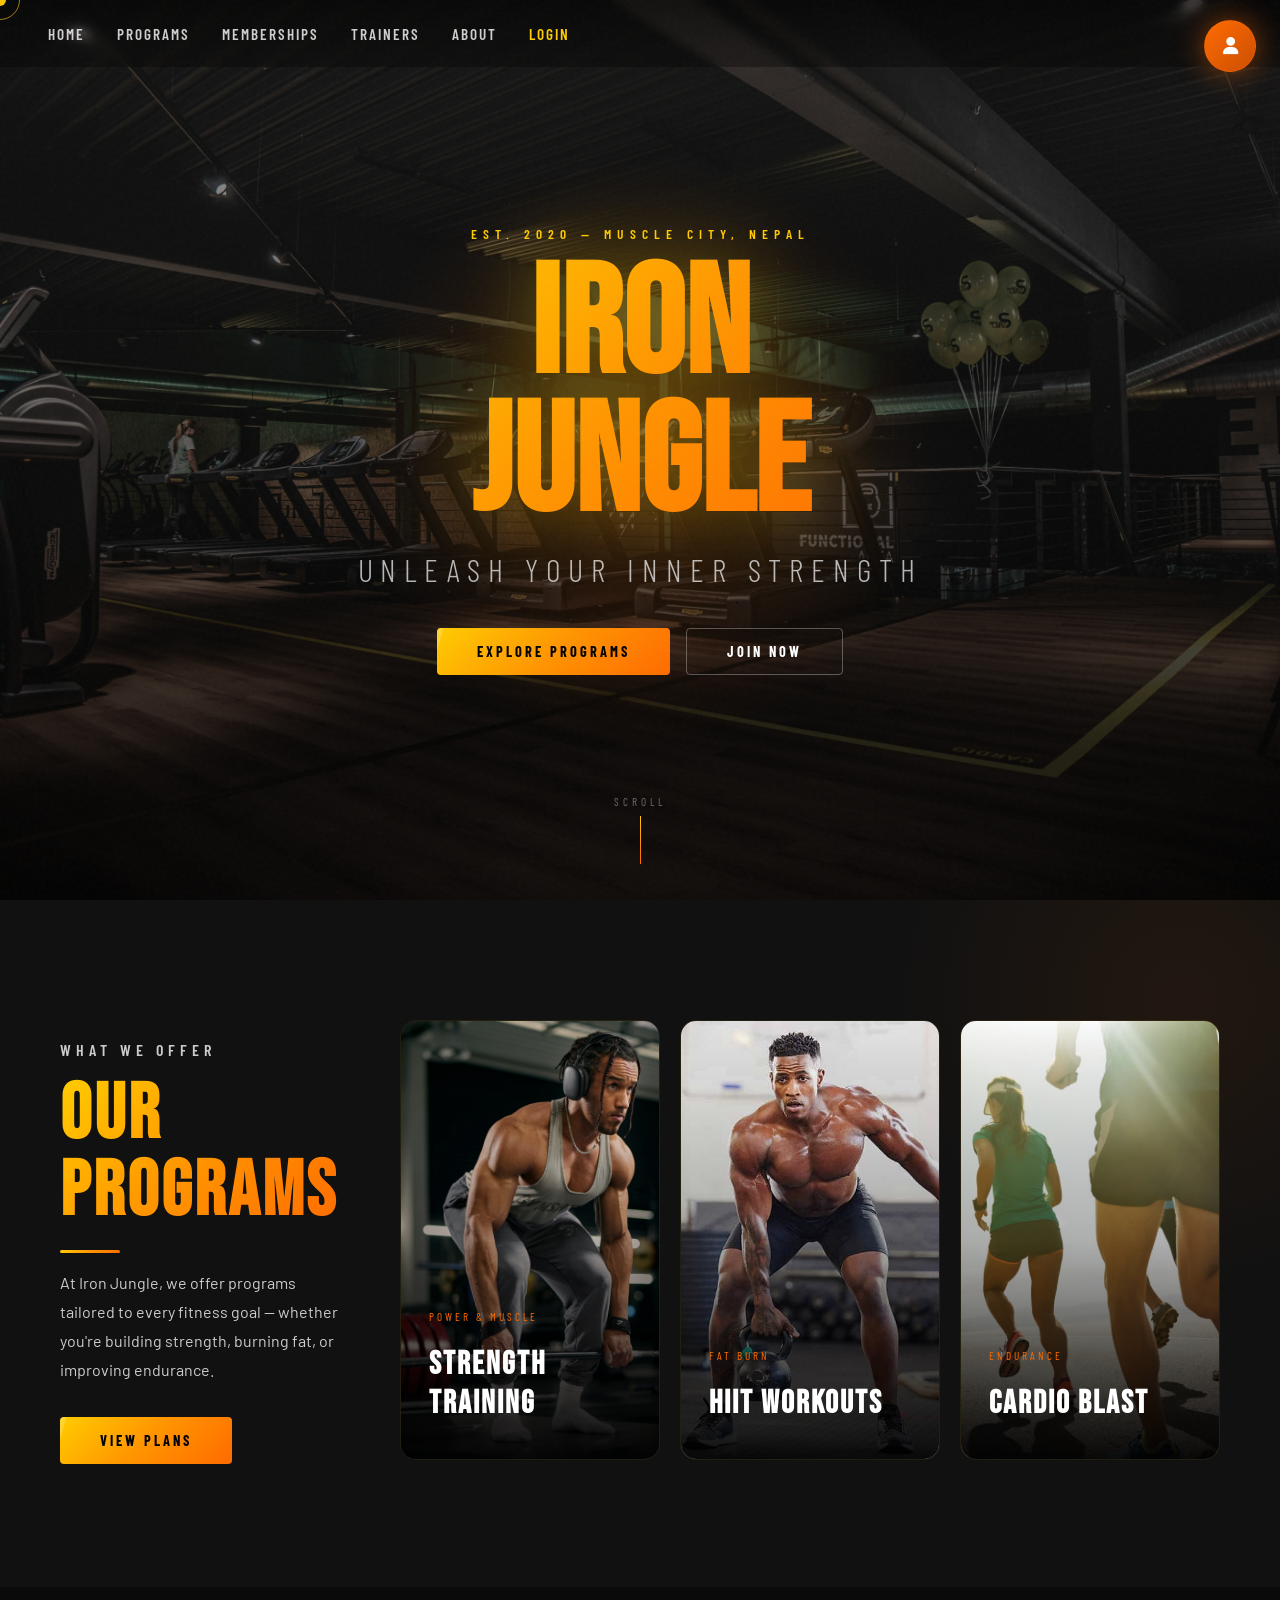
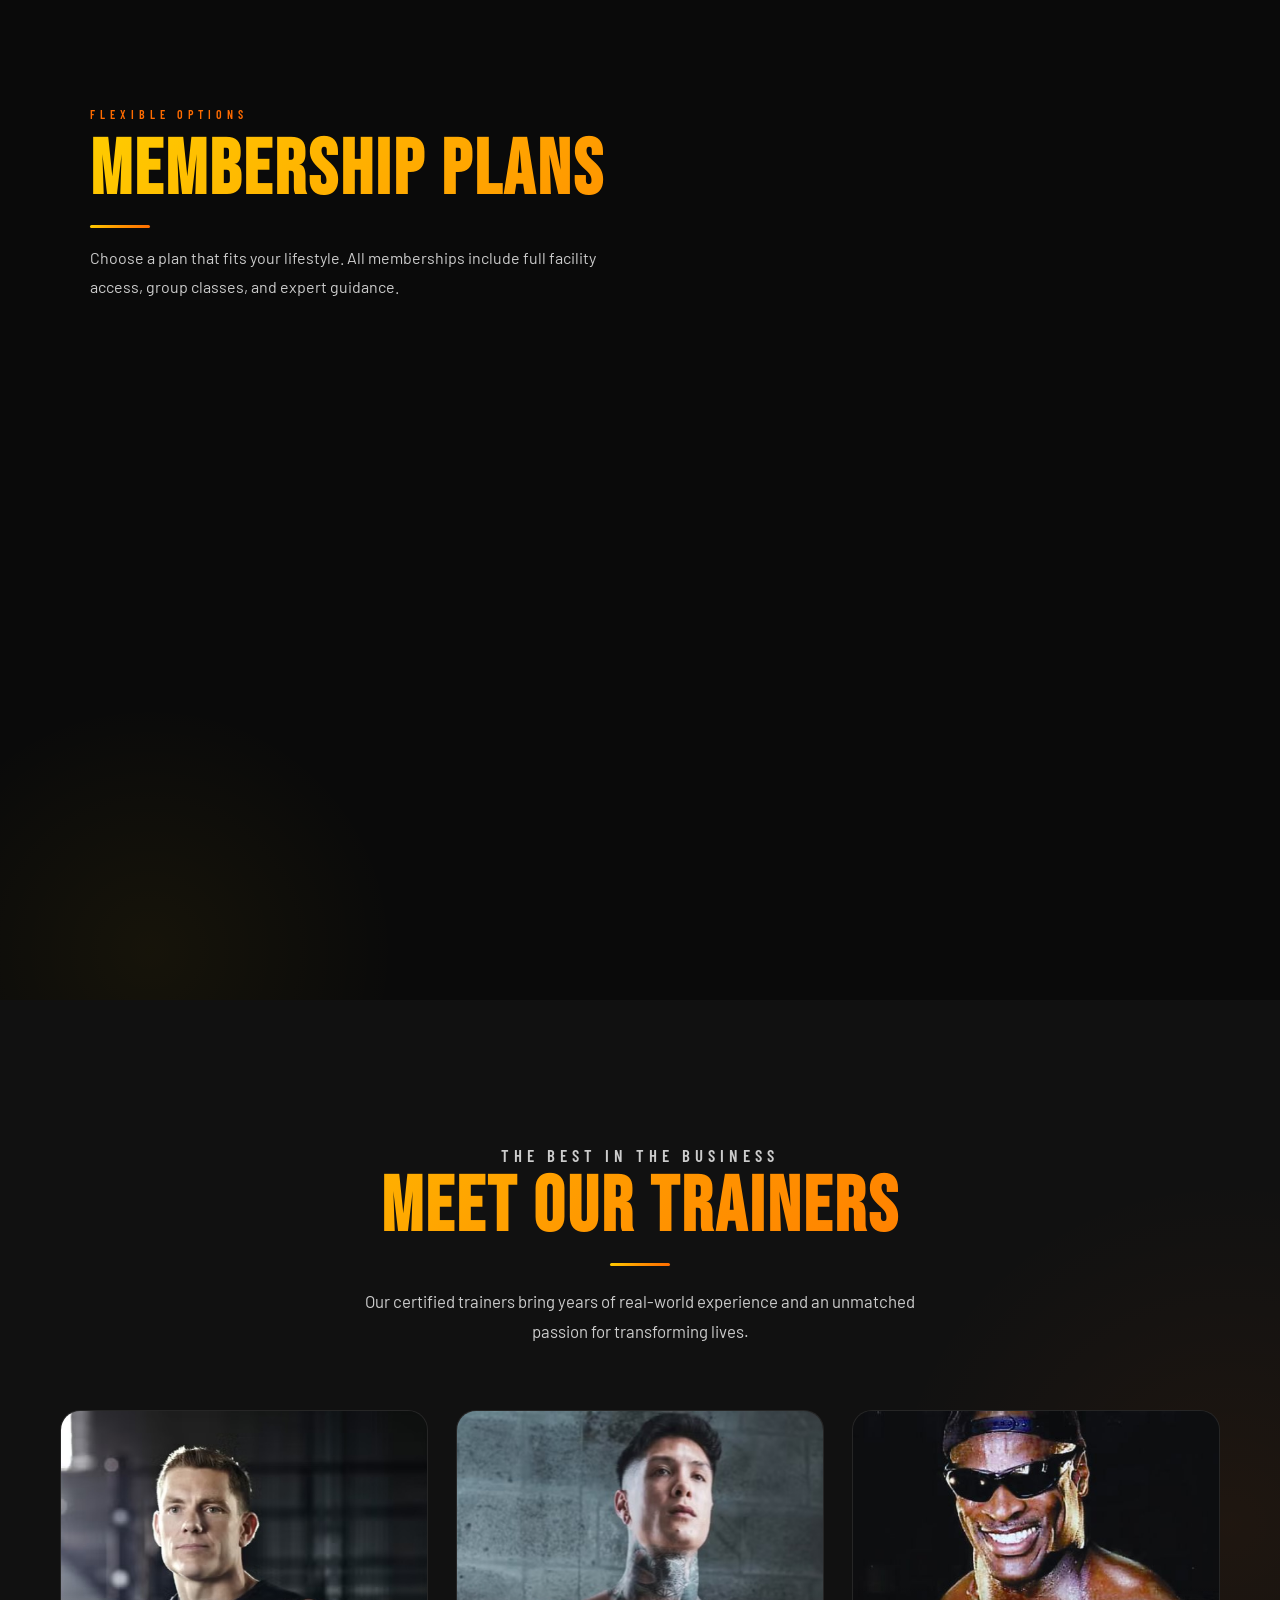
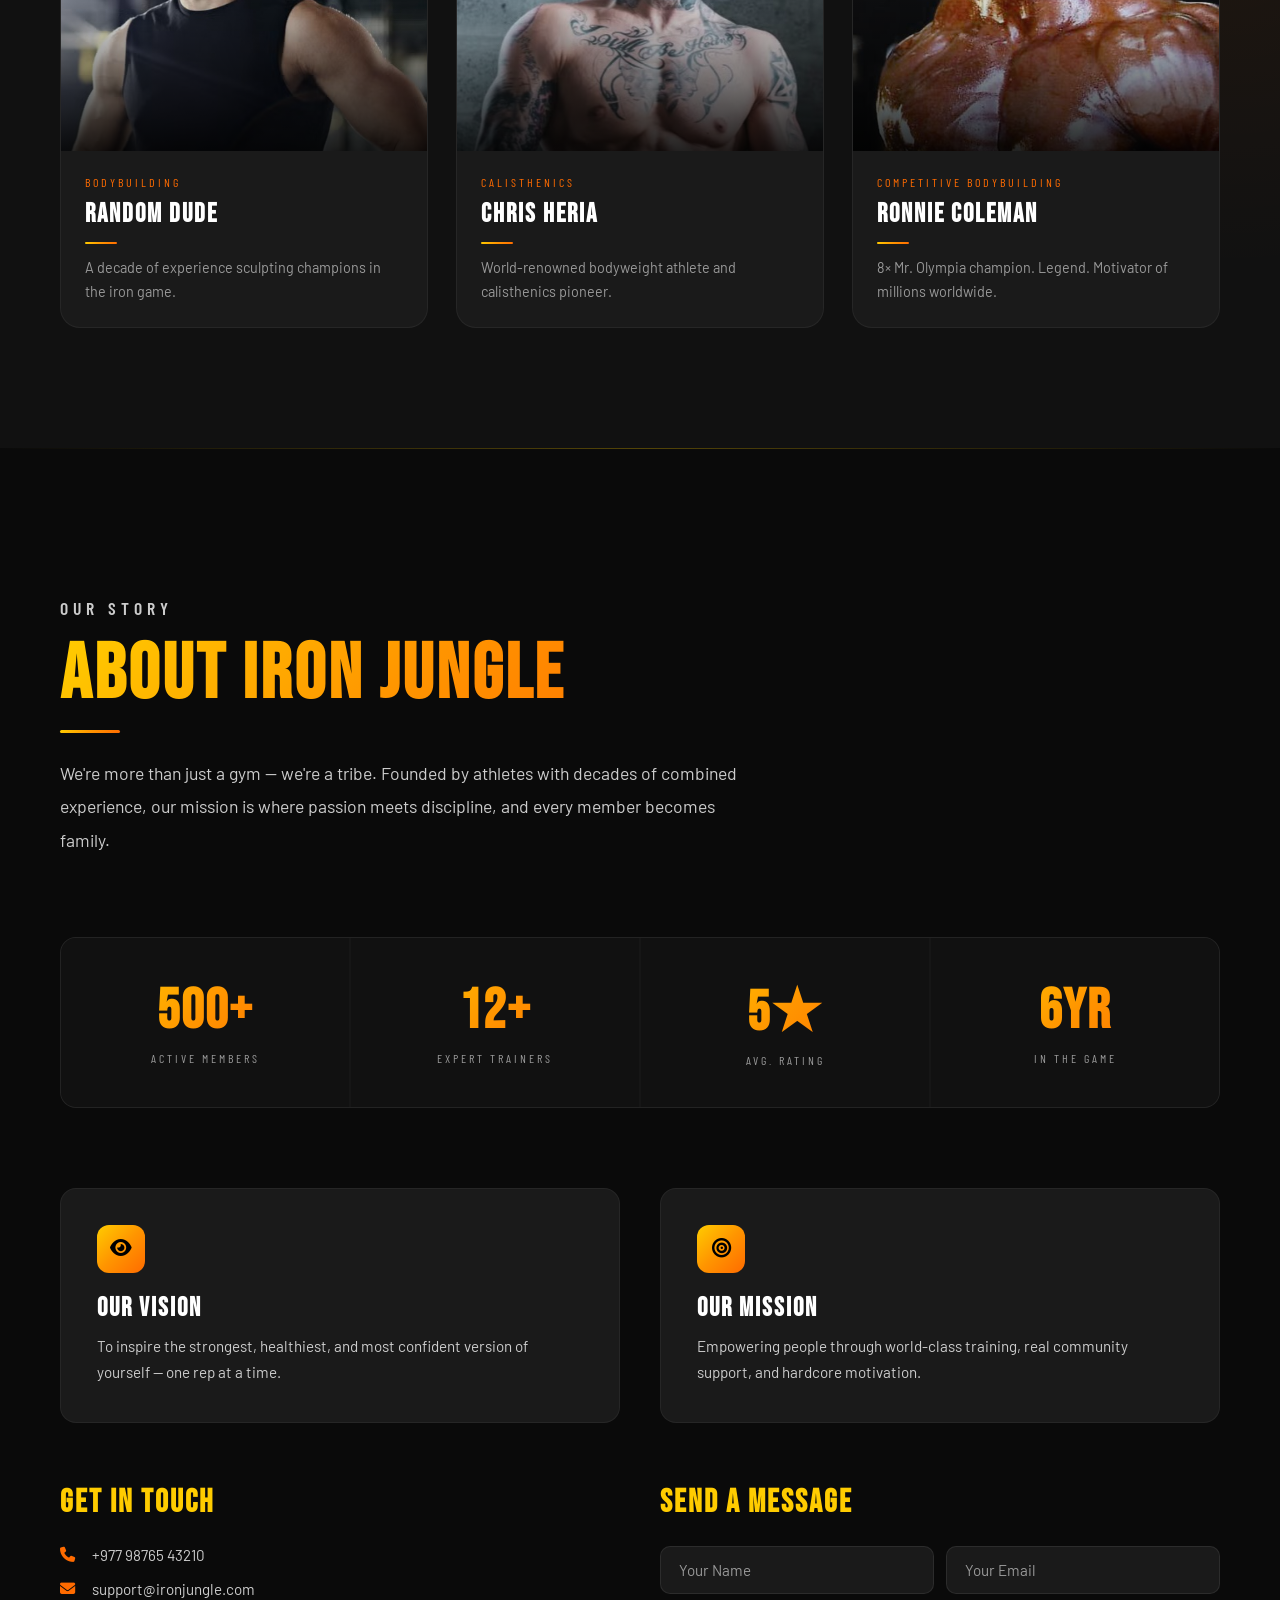
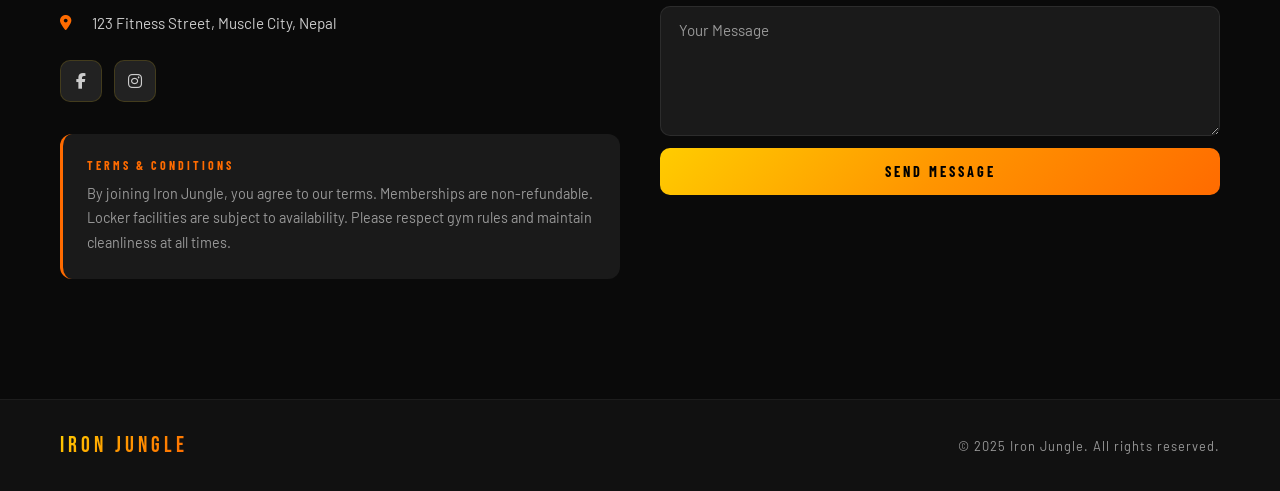
<file: index.html>
<!DOCTYPE html>
<html lang="en">
<head>
  <meta charset="UTF-8" />
  <meta name="viewport" content="width=device-width, initial-scale=1.0"/>
  <title>Iron Jungle — Unleash Your Strength</title>
  <link href="https://fonts.googleapis.com/css2?family=Bebas+Neue&family=Barlow+Condensed:wght@300;400;600;700&family=Barlow:wght@300;400;500&display=swap" rel="stylesheet">
  <link rel="stylesheet" href="https://cdnjs.cloudflare.com/ajax/libs/font-awesome/6.4.2/css/all.min.css" />
  <link rel="stylesheet" href="style.css" />
</head>
<body>

  <!-- CUSTOM CURSOR (desktop only) -->
  <div class="cursor" id="cursor"></div>
  <div class="cursor-ring" id="cursorRing"></div>

  <!-- DRAGGABLE LOGIN ICON -->
  <div class="login-icon" id="loginIconBtn" tabindex="0" aria-label="Open login modal">
    <i class="fas fa-user"></i>
  </div>

  <!-- MODAL OVERLAY -->
  <div class="modal-overlay" id="modalOverlay"></div>

  <!-- MODAL CONTAINER -->
  <div class="modal-container" id="modalContainer">
    <button class="modal-close" id="closeModal" aria-label="Close modal">&times;</button>

    <!-- Mobile Tabs -->
    <div class="modal-tabs">
      <button class="modal-tab active" id="tabSignIn">Sign In</button>
      <button class="modal-tab" id="tabSignUp">Sign Up</button>
    </div>

    <!-- Sign In Form -->
    <div class="form-panel sign-in-panel" id="signInPanel">
      <form onsubmit="return false;">
        <h1>Welcome Back</h1>
        <div class="social-icons">
          <a href="#" aria-label="Google"><i class="fa-brands fa-google-plus-g"></i></a>
          <a href="#" aria-label="Facebook"><i class="fa-brands fa-facebook-f"></i></a>
          <a href="#" aria-label="GitHub"><i class="fa-brands fa-github"></i></a>
          <a href="#" aria-label="LinkedIn"><i class="fa-brands fa-linkedin-in"></i></a>
        </div>
        <span class="form-or">or use your email &amp; password</span>
        <input type="email" placeholder="Email Address" required />
        <input type="password" placeholder="Password" required />
        <a href="#" class="forgot-link">Forgot Your Password?</a>
        <button type="submit" class="form-btn">Sign In</button>
        <p class="switch-text">Don't have an account? <span class="switch-link" id="toSignUp">Sign Up</span></p>
      </form>
    </div>

    <!-- Sign Up Form -->
    <div class="form-panel sign-up-panel" id="signUpPanel">
      <form onsubmit="return false;">
        <h1>Create Account</h1>
        <div class="social-icons">
          <a href="#" aria-label="Google"><i class="fa-brands fa-google-plus-g"></i></a>
          <a href="#" aria-label="Facebook"><i class="fa-brands fa-facebook-f"></i></a>
          <a href="#" aria-label="GitHub"><i class="fa-brands fa-github"></i></a>
          <a href="#" aria-label="LinkedIn"><i class="fa-brands fa-linkedin-in"></i></a>
        </div>
        <span class="form-or">or use your email for registration</span>
        <input type="text" placeholder="Full Name" required />
        <input type="email" placeholder="Email Address" required />
        <input type="password" placeholder="Password" required />
        <button type="submit" class="form-btn">Create Account</button>
        <p class="switch-text">Already have an account? <span class="switch-link" id="toSignIn">Sign In</span></p>
      </form>
    </div>

    <!-- Desktop Toggle Panels -->
    <div class="toggle-container" id="toggleContainer">
      <div class="toggle-track">
        <div class="toggle-panel toggle-left">
          <h1>Welcome Back!</h1>
          <p>Enter your personal details to use all site features</p>
          <button class="toggle-btn" id="desktopToSignIn">Sign In</button>
        </div>
        <div class="toggle-panel toggle-right">
          <h1>Hello, Friend!</h1>
          <p>Register with your personal details to use all site features</p>
          <button class="toggle-btn" id="desktopToSignUp">Sign Up</button>
        </div>
      </div>
    </div>
  </div>

  <!-- ===== MAIN ===== -->
  <main>

    <!-- HERO -->
    <section class="hero" id="home">
      <nav class="navbar" id="navbar">
        <div class="hamburger" id="hamburger" aria-label="Toggle menu" role="button" tabindex="0">
          <span></span>
          <span></span>
          <span></span>
        </div>
        <ul class="nav-list" id="navList">
          <li><a href="#home">Home</a></li>
          <li><a href="#programs">Programs</a></li>
          <li><a href="#memberships">Memberships</a></li>
          <li><a href="#trainers">Trainers</a></li>
          <li><a href="#about">About</a></li>
          <li><a href="javascript:void(0)" class="nav-login-link" id="navLoginBtn">Login</a></li>
        </ul>
        <!-- Mobile overlay for nav -->
        <div class="nav-overlay" id="navOverlay"></div>
      </nav>

      <div class="hero-content">
        <p class="hero-eyebrow">Est. 2020 — Muscle City, Nepal</p>
        <h1 class="hero-title">Iron<br>Jungle</h1>
        <p class="hero-subtitle">Unleash Your Inner Strength</p>
        <div class="hero-cta">
          <a href="#programs" class="btn-primary">Explore Programs</a>
          <a href="#memberships" class="btn-ghost">Join Now</a>
        </div>
      </div>

      <div class="scroll-indicator">
        <span>Scroll</span>
        <div class="scroll-line"></div>
      </div>
    </section>

    <!-- PROGRAMS -->
    <section id="programs">
      <div class="programs-layout">
        <div class="programs-sidebar reveal-left">
          <p class="section-label">What We Offer</p>
          <h2 class="section-title">Our<br>Programs</h2>
          <div class="section-divider"></div>
          <p>At Iron Jungle, we offer programs tailored to every fitness goal — whether you're building strength, burning fat, or improving endurance.</p>
          <a href="#memberships" class="btn-primary" style="margin-top:32px;display:inline-block;">View Plans</a>
        </div>
        <div class="program-card-container">
          <div class="program-card reveal stagger-1">
            <div class="program-img-container">
              <img src="strength.avif" alt="Strength Training" onerror="this.src='https://images.unsplash.com/photo-1534438327276-14e5300c3a48?w=600'">
              <div class="program-overlay">
                <span class="program-tag">Power &amp; Muscle</span>
                <div class="program-line"></div>
                <h2>Strength Training</h2>
                <p>Build raw power, muscle mass, and overall performance with our custom weightlifting programs.</p>
              </div>
            </div>
          </div>
          <div class="program-card reveal stagger-2">
            <div class="program-img-container">
              <img src="HIIT.jpeg" alt="HIIT" onerror="this.src='https://images.unsplash.com/photo-1549060279-7e168fcee0c2?w=600'">
              <div class="program-overlay">
                <span class="program-tag">Fat Burn</span>
                <div class="program-line"></div>
                <h2>HIIT Workouts</h2>
                <p>Fast, intense sessions for fat burning and endurance — suitable for all levels.</p>
              </div>
            </div>
          </div>
          <div class="program-card reveal stagger-3">
            <div class="program-img-container">
              <img src="cardio.avif" alt="Cardio" onerror="this.src='https://images.unsplash.com/photo-1571019613454-1cb2f99b2d8b?w=600'">
              <div class="program-overlay">
                <span class="program-tag">Endurance</span>
                <div class="program-line"></div>
                <h2>Cardio Blast</h2>
                <p>Heart-pumping cardio classes designed to improve stamina and keep your energy high.</p>
              </div>
            </div>
          </div>
        </div>
      </div>
    </section>

    <!-- MEMBERSHIPS -->
    <section id="memberships">
      <div class="memberships-layout">
        <div class="memberships-header reveal">
          <p class="section-label">Flexible Options</p>
          <h2 class="section-title">Membership Plans</h2>
          <div class="section-divider"></div>
          <p class="section-desc">Choose a plan that fits your lifestyle. All memberships include full facility access, group classes, and expert guidance.</p>
        </div>
        <table class="membership-table reveal">
          <thead>
            <tr>
              <th>Plan</th>
              <th>Price</th>
              <th>What's Included</th>
            </tr>
          </thead>
          <tbody>
            <tr class="stagger-1">
              <td data-label="Plan">Monthly</td>
              <td class="price-cell" data-label="Price">Rs 4,500/-</td>
              <td data-label="Includes">Access to all facilities</td>
            </tr>
            <tr class="highlight-row stagger-2">
              <td data-label="Plan">Quarterly <span class="highlight-badge">Popular</span></td>
              <td class="price-cell" data-label="Price">Rs 12,000/-</td>
              <td data-label="Includes">2 free personal training sessions</td>
            </tr>
            <tr class="stagger-3">
              <td data-label="Plan">Half-Yearly</td>
              <td class="price-cell" data-label="Price">Rs 20,000/-</td>
              <td data-label="Includes">5 free personal training sessions</td>
            </tr>
            <tr class="highlight-row stagger-4">
              <td data-label="Plan">Yearly <span class="highlight-badge">Best Value</span></td>
              <td class="price-cell" data-label="Price">Rs 38,000/-</td>
              <td data-label="Includes">10 personal sessions + free locker</td>
            </tr>
            <tr>
              <td data-label="Plan">Locker</td>
              <td class="price-cell" data-label="Price">Rs 200/mo</td>
              <td data-label="Reason">Secure storage for your belongings</td>
            </tr>
            <tr class="highlight-row">
              <td data-label="Plan">Yoga &amp; Zumba</td>
              <td class="price-cell" data-label="Price">Rs 2,000/mo</td>
              <td data-label="Benefits">Access to all yoga and Zumba classes</td>
            </tr>
          </tbody>
        </table>
      </div>
    </section>

    <!-- TRAINERS -->
    <section id="trainers">
      <div class="trainers-layout">
        <div class="trainers-header reveal">
          <p class="section-label">The Best in the Business</p>
          <h2 class="section-title">Meet Our Trainers</h2>
          <div class="section-divider" style="margin:16px auto 0;"></div>
          <p>Our certified trainers bring years of real-world experience and an unmatched passion for transforming lives.</p>
        </div>
        <div class="trainer-grid">
          <div class="trainer-card reveal stagger-1">
            <div class="trainer-img-container">
              <img src="trainer1.avif" alt="Trainer" onerror="this.src='https://images.unsplash.com/photo-1571019614242-c5c5dee9f50b?w=600'">
              <a href="https://www.instagram.com/gymjoyce" class="trainer-insta-btn" target="_blank" rel="noopener" aria-label="Instagram">
                <i class="fab fa-instagram"></i>
              </a>
            </div>
            <div class="trainer-info">
              <div class="trainer-specialty">Bodybuilding</div>
              <h3>Random Dude</h3>
              <div class="trainer-divider"></div>
              <p>A decade of experience sculpting champions in the iron game.</p>
            </div>
          </div>
          <div class="trainer-card reveal stagger-2">
            <div class="trainer-img-container">
              <img src="trainer2.avif" alt="Chris Heria" onerror="this.src='https://images.unsplash.com/photo-1583454110551-21f2fa2afe61?w=600'">
              <a href="https://www.instagram.com/chrisheria" class="trainer-insta-btn" target="_blank" rel="noopener" aria-label="Instagram">
                <i class="fab fa-instagram"></i>
              </a>
            </div>
            <div class="trainer-info">
              <div class="trainer-specialty">Calisthenics</div>
              <h3>Chris Heria</h3>
              <div class="trainer-divider"></div>
              <p>World-renowned bodyweight athlete and calisthenics pioneer.</p>
            </div>
          </div>
          <div class="trainer-card reveal stagger-3">
            <div class="trainer-img-container">
              <img src="trainer3.jpg" alt="Ronnie Coleman" onerror="this.src='https://images.unsplash.com/photo-1593079831268-3381b0db4a77?w=600'">
              <a href="https://www.instagram.com/ronniecoleman8" class="trainer-insta-btn" target="_blank" rel="noopener" aria-label="Instagram">
                <i class="fab fa-instagram"></i>
              </a>
            </div>
            <div class="trainer-info">
              <div class="trainer-specialty">Competitive Bodybuilding</div>
              <h3>Ronnie Coleman</h3>
              <div class="trainer-divider"></div>
              <p>8× Mr. Olympia champion. Legend. Motivator of millions worldwide.</p>
            </div>
          </div>
        </div>
      </div>
    </section>

    <!-- ABOUT -->
    <section id="about">
      <div class="about-layout">
        <div class="about-intro reveal">
          <p class="section-label">Our Story</p>
          <h2 class="section-title">About Iron Jungle</h2>
          <div class="section-divider"></div>
          <p>We're more than just a gym — we're a tribe. Founded by athletes with decades of combined experience, our mission is where passion meets discipline, and every member becomes family.</p>
        </div>

        <div class="about-stats reveal">
          <div class="stat-box stagger-1"><h3>500+</h3><p>Active Members</p></div>
          <div class="stat-box stagger-2"><h3>12+</h3><p>Expert Trainers</p></div>
          <div class="stat-box stagger-3"><h3>5★</h3><p>Avg. Rating</p></div>
          <div class="stat-box stagger-4"><h3>6yr</h3><p>In the Game</p></div>
        </div>

        <div class="about-grid reveal">
          <div class="highlight stagger-1">
            <div class="highlight-icon"><i class="fas fa-eye"></i></div>
            <h3>Our Vision</h3>
            <p>To inspire the strongest, healthiest, and most confident version of yourself — one rep at a time.</p>
          </div>
          <div class="highlight stagger-2">
            <div class="highlight-icon"><i class="fas fa-bullseye"></i></div>
            <h3>Our Mission</h3>
            <p>Empowering people through world-class training, real community support, and hardcore motivation.</p>
          </div>
        </div>

        <div class="contact-section reveal">
          <div class="contact-info">
            <h3>Get In Touch</h3>
            <div class="contact-item"><i class="fas fa-phone"></i> +977 98765 43210</div>
            <div class="contact-item"><i class="fas fa-envelope"></i> support@ironjungle.com</div>
            <div class="contact-item"><i class="fas fa-map-marker-alt"></i> 123 Fitness Street, Muscle City, Nepal</div>
            <div class="contact-socials">
              <a href="https://facebook.com" target="_blank" aria-label="Facebook"><i class="fab fa-facebook-f"></i></a>
              <a href="https://www.instagram.com/rai_samyog_am_i/" target="_blank" aria-label="Instagram"><i class="fab fa-instagram"></i></a>
            </div>
            <div class="terms-box">
              <h4>Terms &amp; Conditions</h4>
              <p>By joining Iron Jungle, you agree to our terms. Memberships are non-refundable. Locker facilities are subject to availability. Please respect gym rules and maintain cleanliness at all times.</p>
            </div>
          </div>
          <div class="contact-form-box">
            <h3>Send a Message</h3>
            <form onsubmit="return false;">
              <div class="form-row">
                <input type="text" placeholder="Your Name" required />
                <input type="email" placeholder="Your Email" required />
              </div>
              <textarea placeholder="Your Message" rows="5" required></textarea>
              <button type="submit">Send Message</button>
            </form>
          </div>
        </div>
      </div>
    </section>
  </main>

  <footer>
    <span class="logo-text">Iron Jungle</span>
    <p>© 2025 Iron Jungle. All rights reserved.</p>
  </footer>

  <script src="script.js"></script>
</body>
</html>
</file>
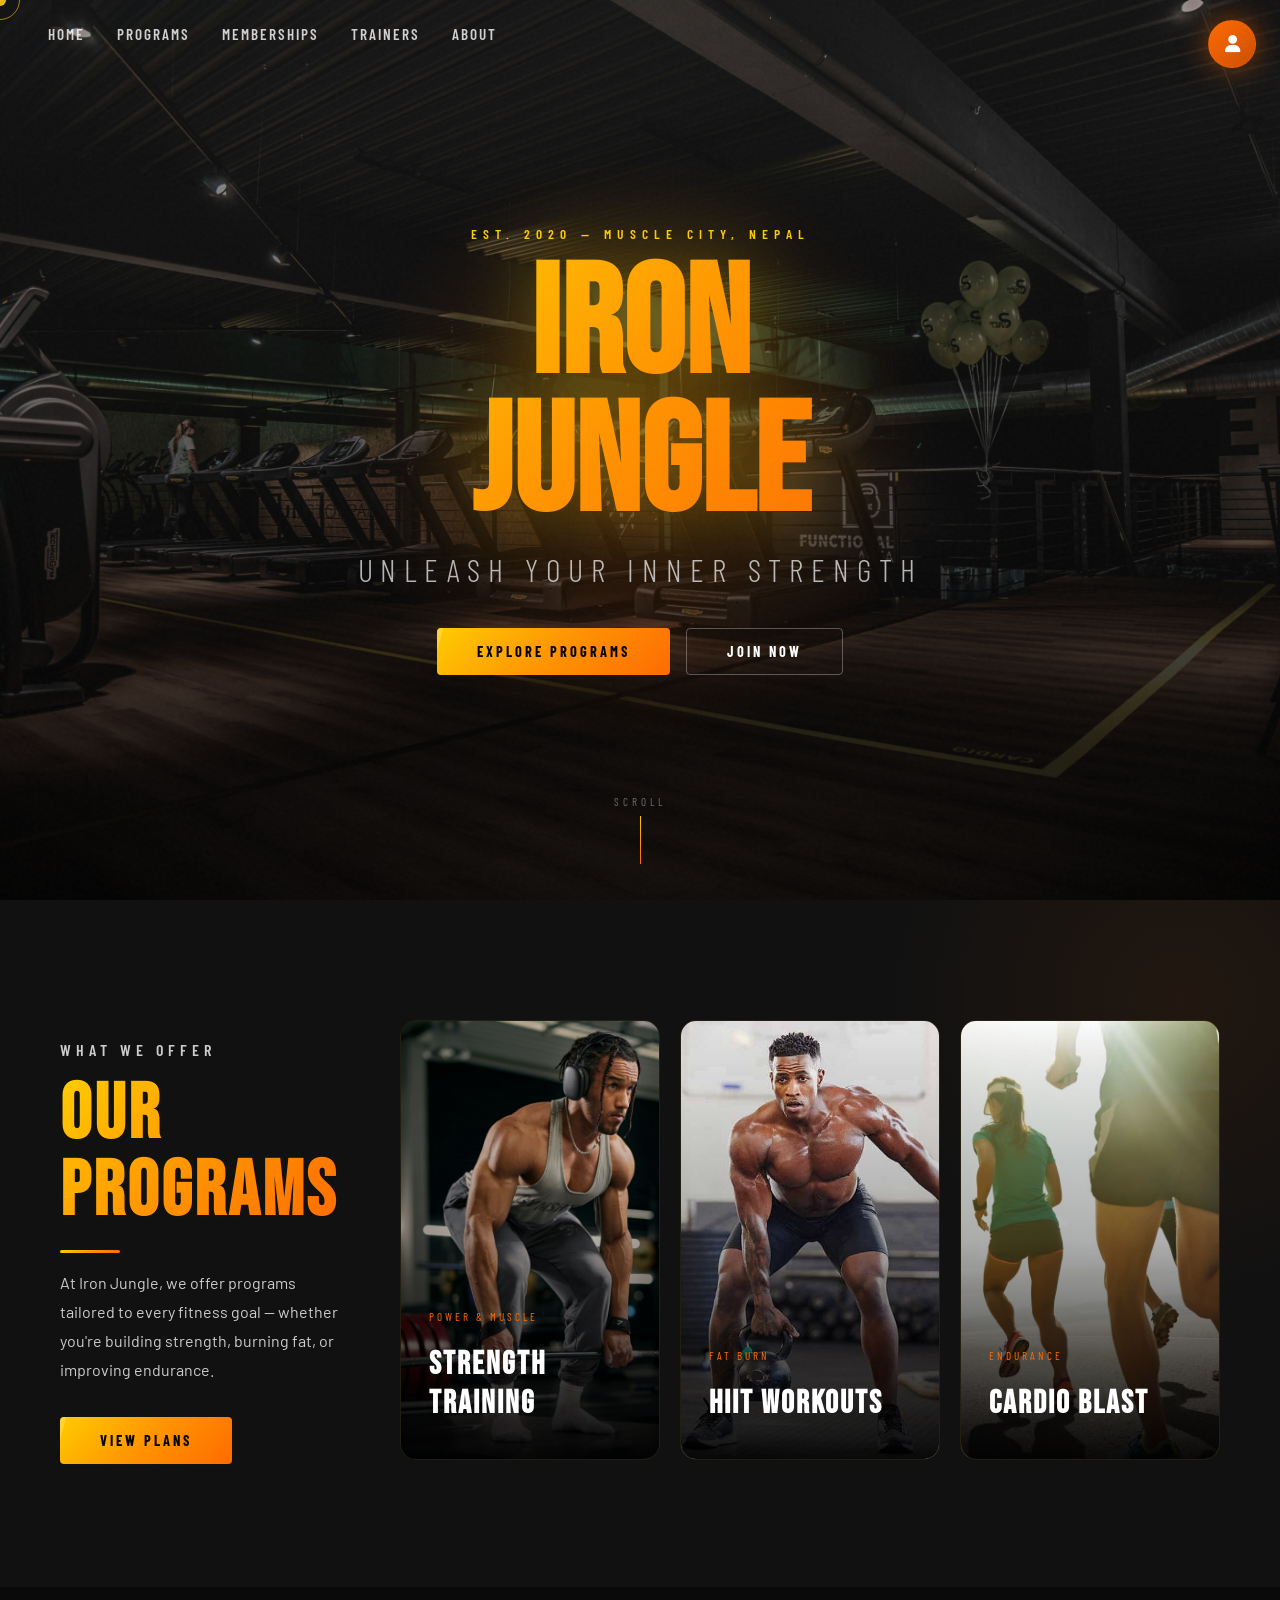
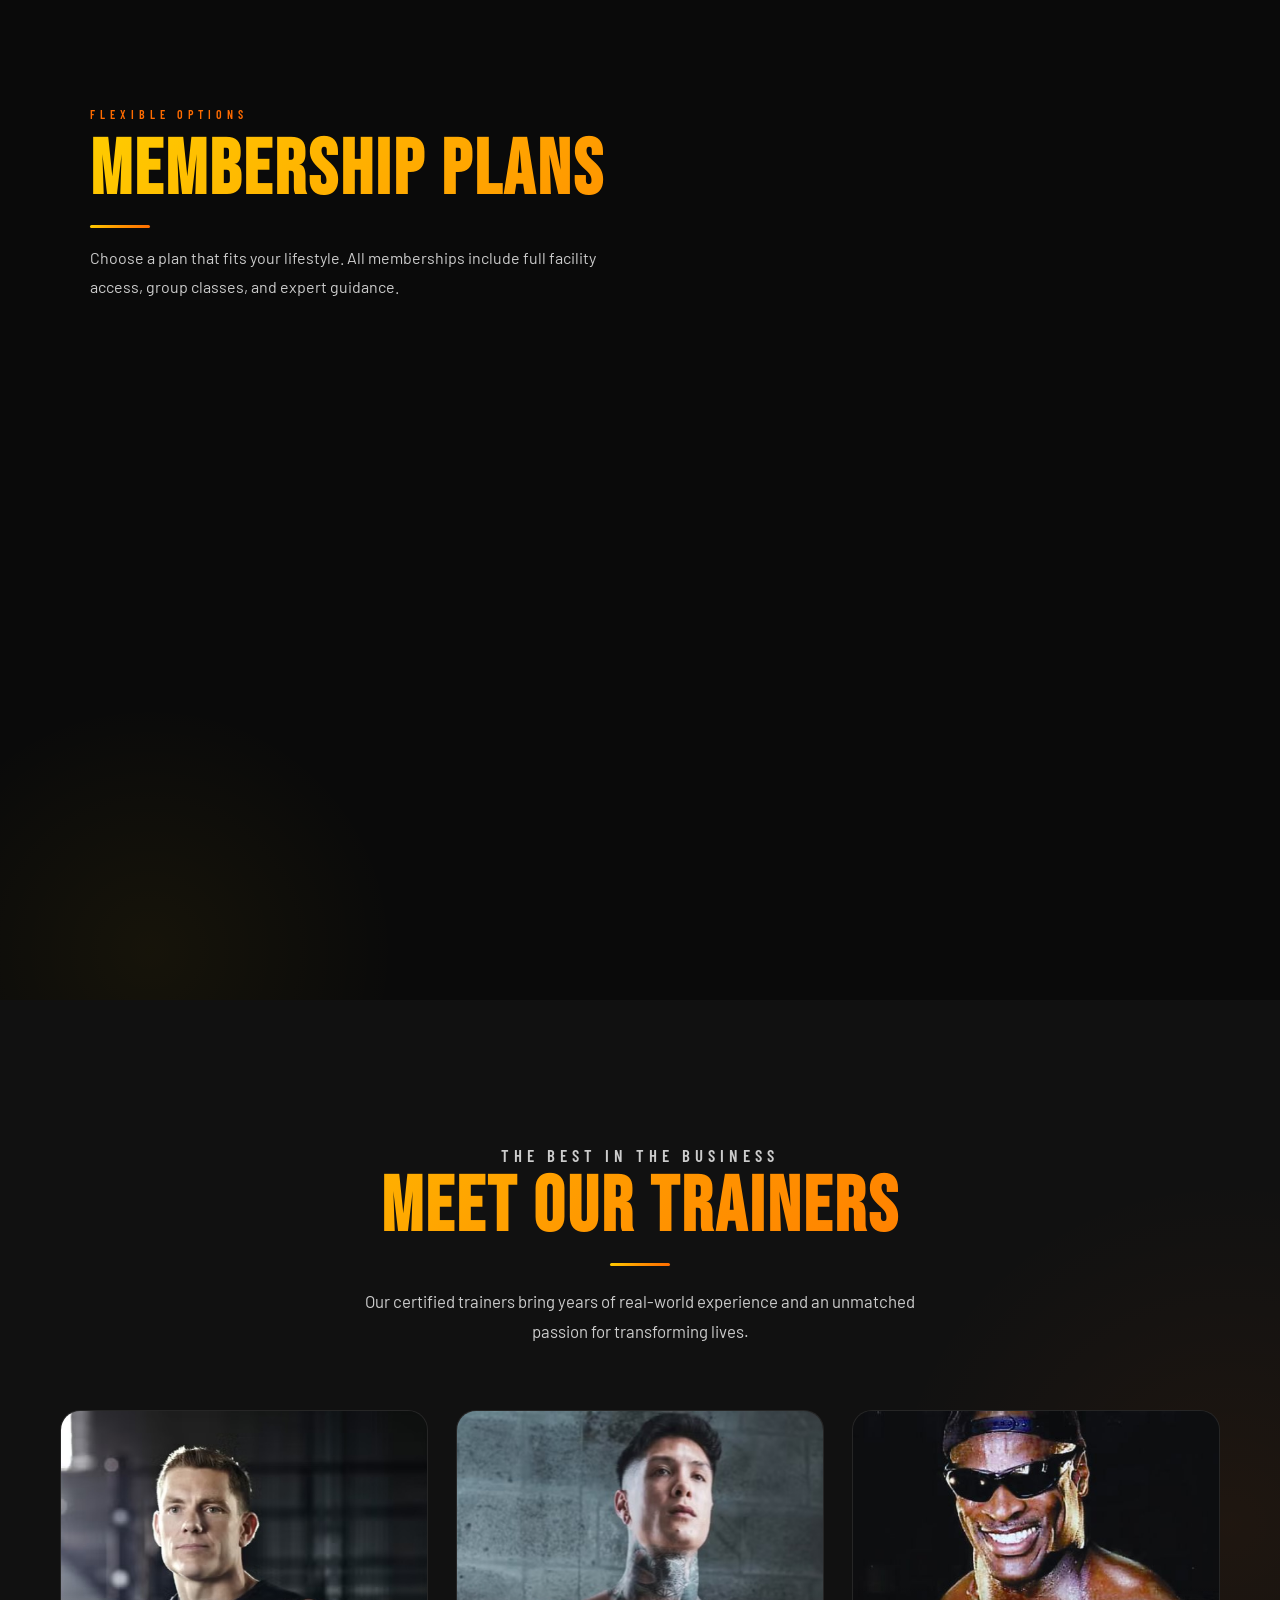
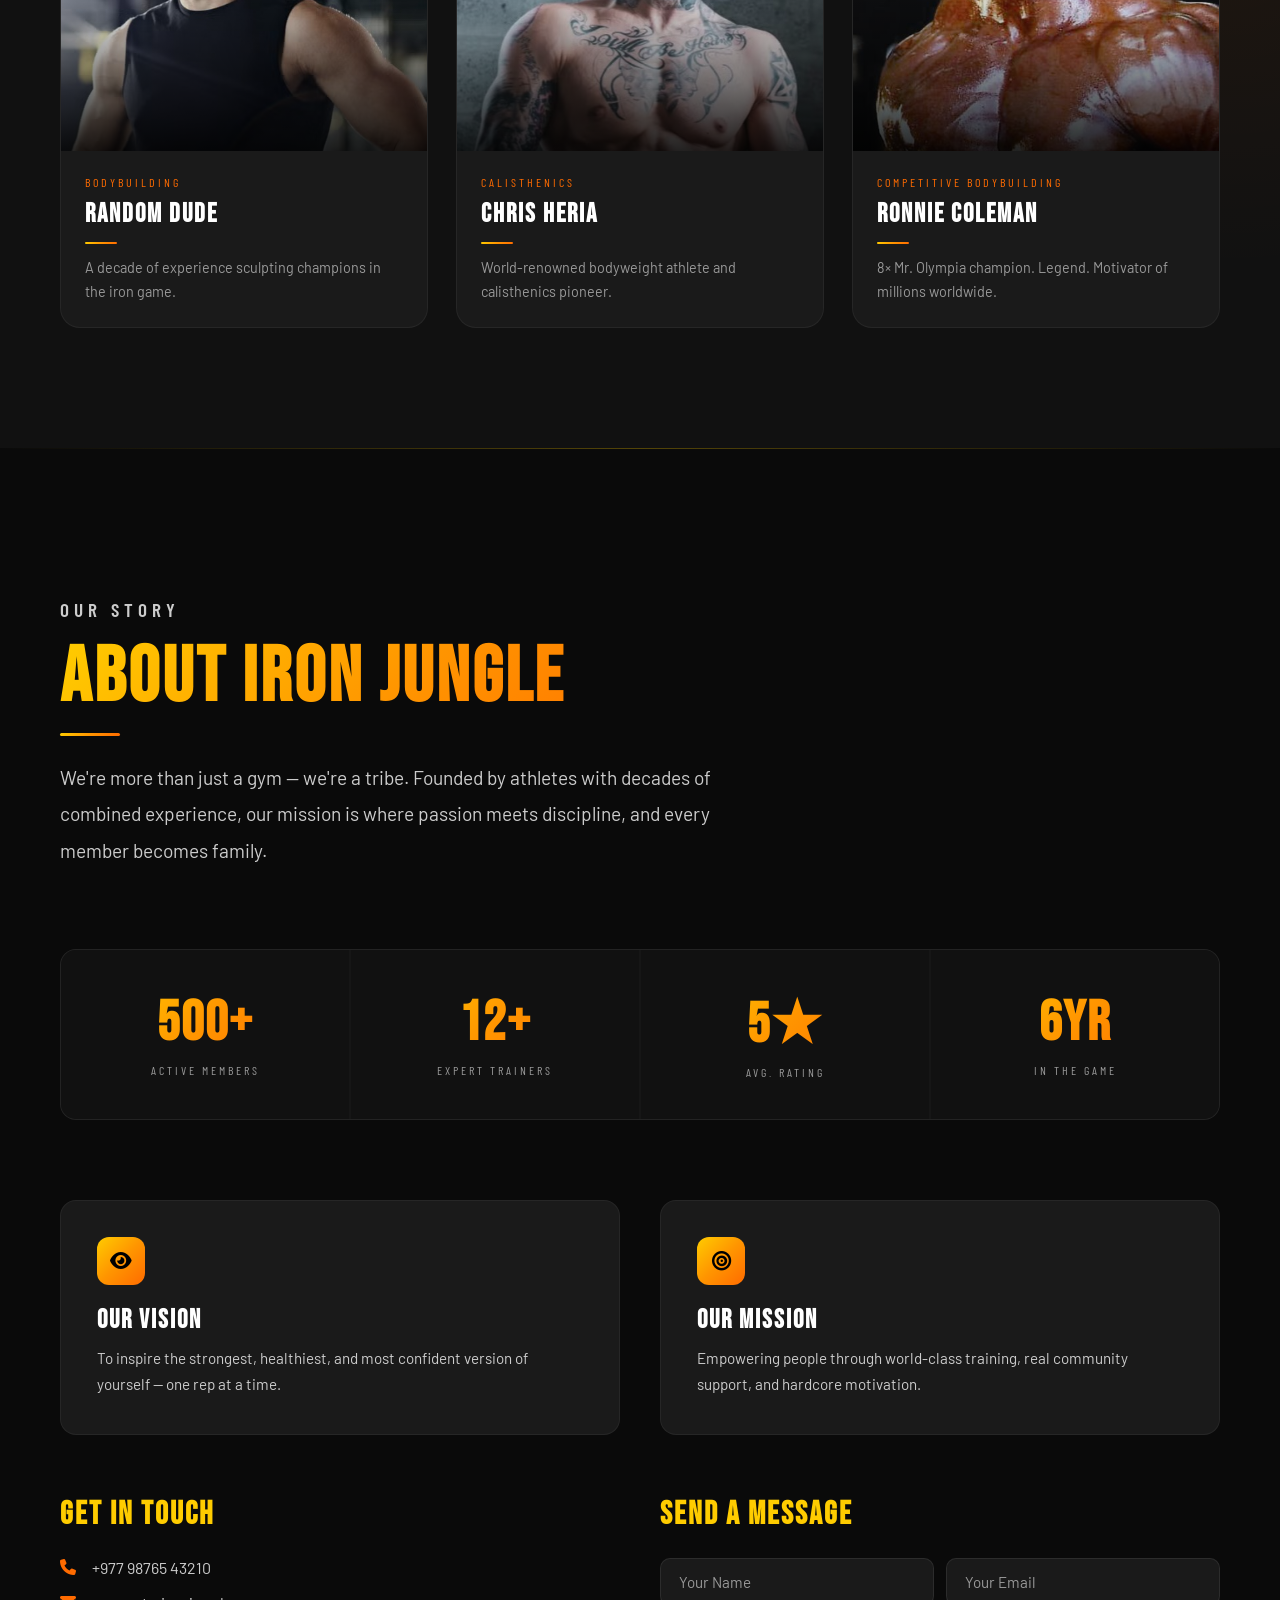
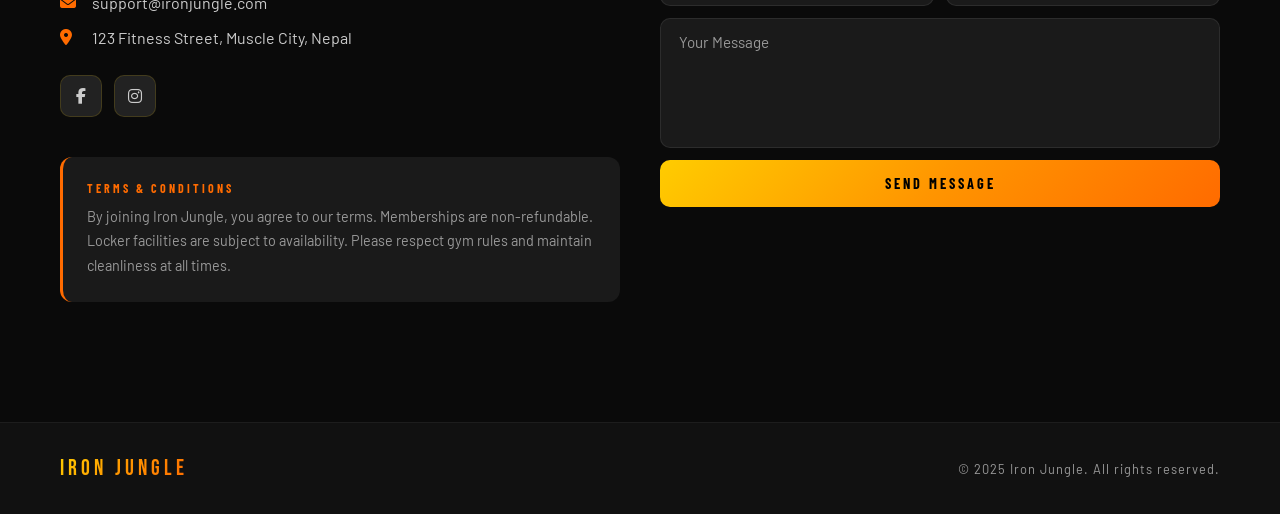
<file: jim.html>
<!DOCTYPE html>
<html lang="en">
<head>
  <meta charset="UTF-8" />
  <meta name="viewport" content="width=device-width, initial-scale=1.0"/>
  <title>Iron Jungle — Unleash Your Strength</title>
  <link href="https://fonts.googleapis.com/css2?family=Bebas+Neue&family=Anton&family=Barlow+Condensed:wght@300;400;600;700&family=Barlow:wght@300;400;500&display=swap" rel="stylesheet">
  <link rel="stylesheet" href="https://cdnjs.cloudflare.com/ajax/libs/font-awesome/6.4.2/css/all.min.css" />
  <style>
    /* ===== CSS VARIABLES ===== */
    :root {
      --gold: #FFCC00;
      --gold-deep: #E6A800;
      --gold-light: #FFE566;
      --orange: #FF6B00;
      --orange-deep: #CC4E00;
      --dark: #0A0A0A;
      --dark-2: #111111;
      --dark-3: #1A1A1A;
      --dark-4: #222222;
      --dark-5: #2A2A2A;
      --white: #FFFFFF;
      --grey: #999999;
      --grey-light: #CCCCCC;
      --gradient-gold: linear-gradient(135deg, #FFCC00 0%, #FF9500 50%, #FF6B00 100%);
      --gradient-dark: linear-gradient(135deg, #1A1A1A 0%, #0A0A0A 100%);
      --gradient-hero: linear-gradient(180deg, rgba(0,0,0,0.2) 0%, rgba(0,0,0,0.85) 100%);
      --glow-gold: 0 0 30px rgba(255,204,0,0.4), 0 0 60px rgba(255,107,0,0.2);
      --glow-orange: 0 0 30px rgba(255,107,0,0.5);
    }

    /* ===== RESET & BASE ===== */
    *, *::before, *::after { margin: 0; padding: 0; box-sizing: border-box; }
    html { scroll-behavior: smooth; }
    body {
      font-family: 'Barlow', sans-serif;
      background: var(--dark);
      color: var(--white);
      overflow-x: hidden;
      cursor: none;
    }

    /* ===== CUSTOM CURSOR ===== */
    .cursor {
      width: 12px; height: 12px;
      background: var(--gold);
      border-radius: 50%;
      position: fixed; top: 0; left: 0;
      pointer-events: none; z-index: 99999;
      transform: translate(-50%, -50%);
      transition: transform 0.1s ease, width 0.2s ease, height 0.2s ease, background 0.2s ease;
      mix-blend-mode: difference;
    }
    .cursor-ring {
      width: 40px; height: 40px;
      border: 1.5px solid rgba(255,204,0,0.6);
      border-radius: 50%;
      position: fixed; top: 0; left: 0;
      pointer-events: none; z-index: 99998;
      transform: translate(-50%, -50%);
      transition: transform 0.15s ease, width 0.3s ease, height 0.3s ease, opacity 0.3s ease;
    }
    body:hover .cursor { opacity: 1; }
    a:hover ~ .cursor, button:hover ~ .cursor { width: 20px; height: 20px; }

    /* ===== NOISE OVERLAY ===== */
    body::before {
      content: '';
      position: fixed; inset: 0;
      background-image: url("data:image/svg+xml,%3Csvg viewBox='0 0 256 256' xmlns='http://www.w3.org/2000/svg'%3E%3Cfilter id='noise'%3E%3CfeTurbulence type='fractalNoise' baseFrequency='0.9' numOctaves='4' stitchTiles='stitch'/%3E%3C/filter%3E%3Crect width='100%25' height='100%25' filter='url(%23noise)' opacity='1'/%3E%3C/svg%3E");
      opacity: 0.025;
      pointer-events: none;
      z-index: 9999;
    }

    /* ===== SCROLLBAR ===== */
    ::-webkit-scrollbar { width: 4px; }
    ::-webkit-scrollbar-track { background: var(--dark); }
    ::-webkit-scrollbar-thumb { background: var(--gradient-gold); border-radius: 2px; }

    /* ===== LOGIN ICON ===== */
    .login-icon {
      position: fixed; top: 20px; right: 24px;
      width: 48px; height: 48px;
      background: linear-gradient(135deg, var(--orange), var(--orange-deep));
      border-radius: 50%;
      display: flex; align-items: center; justify-content: center;
      cursor: none;
      z-index: 1000;
      box-shadow: var(--glow-orange);
      transition: transform 0.3s cubic-bezier(0.34,1.56,0.64,1), box-shadow 0.3s;
      border: 1px solid rgba(255,107,0,0.3);
    }
    .login-icon:hover { transform: scale(1.15); box-shadow: 0 0 40px rgba(255,107,0,0.7); }
    .login-icon i { color: #fff; font-size: 1.1rem; }

    /* ===== MODAL ===== */
    .modal-overlay {
      display: none; position: fixed; inset: 0;
      background: rgba(0,0,0,0.85);
      backdrop-filter: blur(8px);
      z-index: 998;
    }
    .container {
      display: none; position: fixed;
      top: 50%; left: 50%;
      transform: translate(-50%, -50%) scale(0.95);
      z-index: 999;
      width: min(760px, 96vw);
      min-height: 480px;
      background: var(--dark-3);
      border-radius: 20px;
      overflow: hidden;
      border: 1px solid rgba(255,204,0,0.15);
      box-shadow: 0 30px 80px rgba(0,0,0,0.8), var(--glow-gold);
      opacity: 0;
      transition: opacity 0.35s ease, transform 0.35s cubic-bezier(0.34,1.56,0.64,1);
    }
    .container.active {
      display: block;
      opacity: 1;
      transform: translate(-50%, -50%) scale(1);
    }
    .container p { font-size: 14px; line-height: 1.5; margin: 16px 0; color: var(--grey-light); }
    .container span { font-size: 12px; color: var(--grey); }
    .container a { color: var(--grey-light); font-size: 13px; text-decoration: none; margin: 12px 0 8px; display: block; }
    .container a:hover { color: var(--gold); }
    .container button {
      background: var(--gradient-gold);
      color: #000;
      font-family: 'Barlow Condensed', sans-serif;
      font-size: 14px;
      font-weight: 700;
      letter-spacing: 2px;
      text-transform: uppercase;
      padding: 12px 44px;
      border: none;
      border-radius: 8px;
      cursor: none;
      transition: transform 0.2s, box-shadow 0.2s;
      margin-top: 8px;
    }
    .container button:hover { transform: translateY(-2px); box-shadow: var(--glow-gold); }
    .container form {
      background: var(--dark-3);
      display: flex; align-items: center; justify-content: center;
      flex-direction: column;
      padding: 0 36px;
      height: 100%;
    }
    .container form h1 {
      font-family: 'Bebas Neue', sans-serif;
      font-size: 2.2rem;
      letter-spacing: 3px;
      color: var(--white);
      margin-bottom: 8px;
    }
    .container input {
      background: var(--dark-5);
      border: 1px solid rgba(255,204,0,0.15);
      color: var(--white);
      margin: 6px 0;
      padding: 11px 16px;
      font-size: 13px;
      border-radius: 8px;
      width: 100%;
      outline: none;
      transition: border-color 0.2s, box-shadow 0.2s;
    }
    .container input:focus { border-color: var(--gold); box-shadow: 0 0 12px rgba(255,204,0,0.15); }
    .container input::placeholder { color: var(--grey); }
    .social-icons { margin: 12px 0; display: flex; gap: 8px; justify-content: center; }
    .social-icons a {
      border: 1px solid rgba(255,204,0,0.2);
      border-radius: 8px;
      display: inline-flex; justify-content: center; align-items: center;
      width: 38px; height: 38px;
      color: var(--grey-light);
      transition: background 0.2s, color 0.2s, border-color 0.2s;
    }
    .social-icons a:hover { background: var(--gradient-gold); color: #000; border-color: transparent; }
    .form-container { position: absolute; top: 0; height: 100%; transition: all 0.55s ease-in-out; }
    .sign-in { left: 0; width: 50%; z-index: 2; }
    .container.active .sign-in { transform: translateX(100%); }
    .sign-up { left: 0; width: 50%; opacity: 0; z-index: 1; }
    .container.active .sign-up { transform: translateX(100%); opacity: 1; z-index: 5; animation: move 0.55s; }
    @keyframes move {
      0%, 49.99% { opacity: 0; z-index: 1; }
      50%, 100% { opacity: 1; z-index: 5; }
    }
    .toggle-container {
      position: absolute; top: 0; left: 50%;
      width: 50%; height: 100%;
      overflow: hidden;
      transition: all 0.55s ease-in-out;
      border-radius: 120px 0 0 80px;
      z-index: 1000;
    }
    .container.active .toggle-container { transform: translateX(-100%); border-radius: 0 120px 80px 0; }
    .toggle {
      background: linear-gradient(135deg, #1A1A1A 0%, var(--orange-deep) 60%, var(--orange) 100%);
      height: 100%; color: #fff;
      position: relative; left: -100%; width: 200%;
      transform: translateX(0);
      transition: all 0.55s ease-in-out;
    }
    .container.active .toggle { transform: translateX(50%); }
    .toggle-panel {
      position: absolute; width: 50%; height: 100%;
      display: flex; align-items: center; justify-content: center; flex-direction: column;
      padding: 0 30px; text-align: center; top: 0;
      transition: all 0.55s ease-in-out;
    }
    .toggle-panel h1 { font-family: 'Bebas Neue', sans-serif; font-size: 2rem; letter-spacing: 3px; margin-bottom: 12px; }
    .toggle-panel p { font-size: 14px; color: rgba(255,255,255,0.8); margin-bottom: 20px; }
    .toggle-left { transform: translateX(-200%); }
    .container.active .toggle-left { transform: translateX(0); }
    .toggle-right { right: 0; transform: translateX(0); }
    .container.active .toggle-right { transform: translateX(200%); }
    .hidden { background: transparent; border: 1.5px solid rgba(255,255,255,0.5); color: #fff; }
    .hidden:hover { background: rgba(255,255,255,0.1); box-shadow: none; }

    /* ===== NAVBAR ===== */
    .navbar {
      position: absolute; top: 24px; left: 48px; z-index: 100;
    }
    .nav-list { display: flex; gap: 32px; list-style: none; }
    .nav-list li a {
      font-family: 'Barlow Condensed', sans-serif;
      font-weight: 600;
      font-size: 0.95rem;
      letter-spacing: 2px;
      text-transform: uppercase;
      color: rgba(255,255,255,0.8);
      text-decoration: none;
      position: relative;
      padding-bottom: 4px;
      transition: color 0.3s;
    }
    .nav-list li a::after {
      content: '';
      position: absolute; bottom: 0; left: 0;
      width: 0; height: 2px;
      background: var(--gradient-gold);
      transition: width 0.35s cubic-bezier(0.77, 0, 0.18, 1);
    }
    .nav-list li a:hover { color: var(--gold); }
    .nav-list li a:hover::after { width: 100%; }

    /* ===== HERO ===== */
    .hero {
      position: relative;
      width: 100%; height: 100vh;
      background: linear-gradient(180deg, rgba(0,0,0,0.25) 0%, rgba(0,0,0,0.92) 100%),
        url('homeimg.jpg') center center / cover no-repeat;
      display: flex; align-items: center; justify-content: center;
      text-align: center;
      overflow: hidden;
    }
    /* Gradient orbs behind hero text */
    .hero::before {
      content: '';
      position: absolute;
      width: 600px; height: 600px;
      background: radial-gradient(circle, rgba(255,107,0,0.18) 0%, transparent 70%);
      top: 50%; left: 50%;
      transform: translate(-50%, -50%);
      animation: pulse-orb 6s ease-in-out infinite alternate;
      pointer-events: none;
    }
    @keyframes pulse-orb { from { transform: translate(-50%,-50%) scale(1); } to { transform: translate(-50%,-50%) scale(1.3); } }
    .hero-content { position: relative; z-index: 1; }
    .hero-eyebrow {
      font-family: 'Barlow Condensed', sans-serif;
      font-size: 0.85rem;
      font-weight: 600;
      letter-spacing: 6px;
      text-transform: uppercase;
      color: var(--gold);
      margin-bottom: 16px;
      opacity: 0;
      transform: translateY(20px);
      animation: fadeUp 0.8s 0.3s forwards;
    }
    .hero-title {
      font-family: 'Bebas Neue', sans-serif;
      font-size: clamp(4.5rem, 12vw, 10rem);
      line-height: 0.9;
      background: var(--gradient-gold);
      -webkit-background-clip: text;
      -webkit-text-fill-color: transparent;
      background-clip: text;
      filter: drop-shadow(0 0 40px rgba(255,204,0,0.35));
      opacity: 0;
      transform: translateY(30px);
      animation: fadeUp 0.9s 0.5s forwards;
    }
    .hero-subtitle {
      font-family: 'Barlow Condensed', sans-serif;
      font-size: clamp(1.2rem, 3vw, 2rem);
      font-weight: 300;
      letter-spacing: 8px;
      text-transform: uppercase;
      color: rgba(255,255,255,0.7);
      margin-top: 16px;
      opacity: 0;
      transform: translateY(20px);
      animation: fadeUp 0.8s 0.7s forwards;
    }
    .hero-cta {
      display: inline-flex; gap: 16px; margin-top: 40px;
      opacity: 0; transform: translateY(20px);
      animation: fadeUp 0.8s 0.9s forwards;
    }
    .btn-primary {
      font-family: 'Barlow Condensed', sans-serif;
      font-weight: 700; font-size: 0.9rem;
      letter-spacing: 3px; text-transform: uppercase;
      padding: 15px 40px;
      background: var(--gradient-gold);
      color: #000; border: none; border-radius: 4px;
      cursor: none; text-decoration: none;
      transition: transform 0.3s cubic-bezier(0.34,1.56,0.64,1), box-shadow 0.3s;
      position: relative; overflow: hidden;
    }
    .btn-primary::before {
      content: ''; position: absolute; inset: 0;
      background: rgba(255,255,255,0.2);
      transform: translateX(-100%) skewX(-15deg);
      transition: transform 0.4s ease;
    }
    .btn-primary:hover::before { transform: translateX(100%) skewX(-15deg); }
    .btn-primary:hover { transform: translateY(-3px); box-shadow: var(--glow-gold); }
    .btn-ghost {
      font-family: 'Barlow Condensed', sans-serif;
      font-weight: 700; font-size: 0.9rem;
      letter-spacing: 3px; text-transform: uppercase;
      padding: 14px 40px;
      background: transparent;
      color: var(--white); border: 1.5px solid rgba(255,255,255,0.3);
      border-radius: 4px; cursor: none; text-decoration: none;
      transition: border-color 0.3s, color 0.3s, transform 0.3s;
    }
    .btn-ghost:hover { border-color: var(--gold); color: var(--gold); transform: translateY(-3px); }

    /* scroll indicator */
    .scroll-indicator {
      position: absolute; bottom: 36px; left: 50%; transform: translateX(-50%);
      display: flex; flex-direction: column; align-items: center; gap: 8px;
      opacity: 0; animation: fadeIn 1s 1.4s forwards;
    }
    .scroll-indicator span {
      font-family: 'Barlow Condensed', sans-serif;
      font-size: 0.7rem; letter-spacing: 4px; color: rgba(255,255,255,0.4);
      text-transform: uppercase;
    }
    .scroll-line { width: 1px; height: 48px; background: var(--gradient-gold); animation: scrollLine 2s ease-in-out infinite; }
    @keyframes scrollLine { 0%,100% { transform: scaleY(1); opacity:0.6; } 50% { transform: scaleY(0.4); opacity:1; } }

    /* ===== SECTION TITLE ===== */
    .section-label {
      font-family: 'Barlow Condensed', sans-serif;
      font-size: 0.75rem; font-weight: 600;
      letter-spacing: 5px; text-transform: uppercase;
      color: var(--orange);
      margin-bottom: 12px;
    }
    .section-title {
      font-family: 'Bebas Neue', sans-serif;
      font-size: clamp(2.8rem, 6vw, 5rem);
      letter-spacing: 3px;
      line-height: 1;
      background: var(--gradient-gold);
      -webkit-background-clip: text;
      -webkit-text-fill-color: transparent;
      background-clip: text;
    }

    /* ===== PROGRAMS SECTION ===== */
    #programs {
      padding: 120px 60px;
      background: var(--dark-2);
      position: relative; overflow: hidden;
    }
    #programs::before {
      content: '';
      position: absolute; top: -200px; right: -200px;
      width: 600px; height: 600px;
      background: radial-gradient(circle, rgba(255,107,0,0.07) 0%, transparent 70%);
      pointer-events: none;
    }
    .programs-layout {
      max-width: 1300px; margin: 0 auto;
      display: grid; grid-template-columns: 280px 1fr;
      gap: 60px; align-items: start;
    }
    .programs-sidebar { position: sticky; top: 100px; }
    .programs-sidebar .section-title { margin-bottom: 20px; }
    .programs-sidebar p {
      font-size: 1rem; line-height: 1.8;
      color: var(--grey-light); margin-top: 16px;
    }
    .programs-sidebar .btn-primary { margin-top: 32px; display: inline-block; }
    .program-card-container {
      display: grid;
      grid-template-columns: repeat(auto-fit, minmax(240px,1fr));
      gap: 20px;
    }
    .program-card {
      position: relative; height: 440px;
      border-radius: 16px; overflow: hidden;
      cursor: none;
      border: 1px solid rgba(255,204,0,0.08);
      transition: transform 0.4s cubic-bezier(0.34,1.56,0.64,1), box-shadow 0.4s;
    }
    .program-card:hover { transform: translateY(-8px) scale(1.02); box-shadow: 0 30px 60px rgba(0,0,0,0.5), var(--glow-gold); }
    .program-img-container { position: relative; width: 100%; height: 100%; }
    .program-img-container img { width: 100%; height: 100%; object-fit: cover; transition: transform 0.6s ease, filter 0.4s; }
    .program-card:hover img { transform: scale(1.08); filter: brightness(0.5) saturate(1.2); }
    .program-overlay {
      position: absolute; inset: 0;
      background: linear-gradient(to top, rgba(0,0,0,0.95) 0%, rgba(0,0,0,0.3) 50%, transparent 100%);
      display: flex; flex-direction: column; justify-content: flex-end;
      padding: 28px;
      transition: background 0.4s;
    }
    .program-card:hover .program-overlay { background: linear-gradient(to top, rgba(0,0,0,0.97) 0%, rgba(10,10,10,0.6) 100%); }
    .program-tag {
      font-family: 'Barlow Condensed', sans-serif;
      font-size: 0.7rem; letter-spacing: 3px; text-transform: uppercase;
      color: var(--orange); margin-bottom: 8px;
    }
    .program-overlay h2 {
      font-family: 'Bebas Neue', sans-serif;
      font-size: 2rem; letter-spacing: 2px; color: var(--white);
      margin-bottom: 8px;
    }
    .program-overlay p {
      font-size: 0.9rem; color: rgba(255,255,255,0.7);
      line-height: 1.6;
      max-height: 0; overflow: hidden;
      transition: max-height 0.4s ease, opacity 0.4s;
      opacity: 0;
    }
    .program-card:hover .program-overlay p { max-height: 100px; opacity: 1; }
    .program-line {
      width: 0; height: 2px;
      background: var(--gradient-gold);
      margin-bottom: 12px;
      transition: width 0.4s ease;
    }
    .program-card:hover .program-line { width: 40px; }

    /* ===== MEMBERSHIPS SECTION ===== */
    #memberships {
      padding: 120px 60px;
      background: var(--dark);
      position: relative; overflow: hidden;
    }
    #memberships::after {
      content: '';
      position: absolute; bottom: -200px; left: -100px;
      width: 500px; height: 500px;
      background: radial-gradient(circle, rgba(255,204,0,0.05) 0%, transparent 70%);
      pointer-events: none;
    }
    .memberships-layout {
      max-width: 1100px; margin: 0 auto;
    }
    .memberships-header { margin-bottom: 60px; }
    .membership-table {
      width: 100%; border-collapse: separate; border-spacing: 0 8px;
      font-size: 1rem;
    }
    .membership-table thead tr { background: transparent; }
    .membership-table th {
      font-family: 'Barlow Condensed', sans-serif;
      font-weight: 600; letter-spacing: 3px; text-transform: uppercase;
      font-size: 0.8rem; color: var(--grey);
      padding: 12px 24px; text-align: left;
    }
    .membership-table tbody tr {
      background: var(--dark-3);
      border-radius: 12px;
      transition: transform 0.3s ease, box-shadow 0.3s;
      cursor: default;
    }
    .membership-table tbody tr:hover {
      transform: translateX(6px);
      box-shadow: -4px 0 0 var(--orange), 4px 20px 40px rgba(0,0,0,0.3);
    }
    .membership-table td {
      padding: 20px 24px;
      border-bottom: none;
      color: var(--grey-light);
    }
    .membership-table td:first-child {
      font-family: 'Barlow Condensed', sans-serif;
      font-weight: 700; font-size: 1.15rem;
      color: var(--white); border-radius: 12px 0 0 12px;
    }
    .membership-table td:last-child { border-radius: 0 12px 12px 0; }
    .price-cell {
      font-family: 'Bebas Neue', sans-serif;
      font-size: 1.5rem;
      background: var(--gradient-gold);
      -webkit-background-clip: text;
      -webkit-text-fill-color: transparent;
      background-clip: text;
    }
    .membership-table tbody tr.highlight-row { background: var(--dark-4); border: 1px solid rgba(255,204,0,0.15); }
    .membership-table tbody tr.highlight-row td:first-child { color: var(--gold); }
    .highlight-badge {
      display: inline-block; font-size: 0.65rem;
      font-family: 'Barlow Condensed', sans-serif;
      letter-spacing: 2px; text-transform: uppercase;
      background: var(--gradient-gold); color: #000;
      padding: 2px 8px; border-radius: 4px; margin-left: 10px;
      font-weight: 700; vertical-align: middle;
    }

    /* ===== TRAINERS SECTION ===== */
    #trainers {
      padding: 120px 60px;
      background: var(--dark-2);
      position: relative; overflow: hidden;
    }
    #trainers::before {
      content: '';
      position: absolute; top: 50%; right: -300px;
      width: 700px; height: 700px;
      background: radial-gradient(circle, rgba(255,107,0,0.06) 0%, transparent 70%);
      transform: translateY(-50%);
      pointer-events: none;
    }
    .trainers-layout { max-width: 1300px; margin: 0 auto; }
    .trainers-header { text-align: center; margin-bottom: 64px; }
    .trainers-header .section-title { display: block; }
    .trainers-header p { max-width: 560px; margin: 20px auto 0; color: var(--grey-light); font-size: 1.05rem; line-height: 1.8; }
    .trainer-grid {
      display: grid; grid-template-columns: repeat(3, 1fr);
      gap: 28px;
    }
    .trainer-card {
      background: var(--dark-3);
      border-radius: 20px; overflow: hidden;
      border: 1px solid rgba(255,255,255,0.05);
      transition: transform 0.4s cubic-bezier(0.34,1.56,0.64,1), box-shadow 0.4s, border-color 0.4s;
      cursor: none; position: relative;
    }
    .trainer-card:hover {
      transform: translateY(-12px);
      box-shadow: 0 40px 80px rgba(0,0,0,0.5), 0 0 0 1px rgba(255,204,0,0.2);
      border-color: rgba(255,204,0,0.2);
    }
    .trainer-img-container { width: 100%; height: 340px; overflow: hidden; position: relative; }
    .trainer-img-container::after {
      content: '';
      position: absolute; inset: 0;
      background: linear-gradient(to top, rgba(0,0,0,0.85) 0%, transparent 50%);
    }
    .trainer-img-container img {
      width: 100%; height: 100%; object-fit: cover; object-position: top;
      transition: transform 0.6s ease, filter 0.4s;
    }
    .trainer-card:hover img { transform: scale(1.06); filter: saturate(1.1); }
    .trainer-insta-btn {
      position: absolute; bottom: 16px; right: 16px;
      width: 40px; height: 40px;
      background: var(--gradient-gold);
      border-radius: 50%;
      display: flex; align-items: center; justify-content: center;
      color: #000; font-size: 1rem;
      z-index: 2;
      opacity: 0; transform: scale(0.7);
      transition: opacity 0.3s, transform 0.3s cubic-bezier(0.34,1.56,0.64,1);
      text-decoration: none;
    }
    .trainer-card:hover .trainer-insta-btn { opacity: 1; transform: scale(1); }
    .trainer-insta-btn:hover { transform: scale(1.15) !important; }
    .trainer-info { padding: 24px; }
    .trainer-info h3 {
      font-family: 'Bebas Neue', sans-serif;
      font-size: 1.6rem; letter-spacing: 2px;
      color: var(--white); margin-bottom: 6px;
    }
    .trainer-specialty {
      font-family: 'Barlow Condensed', sans-serif;
      font-size: 0.75rem; letter-spacing: 3px; text-transform: uppercase;
      color: var(--orange); margin-bottom: 10px;
    }
    .trainer-info p { font-size: 0.9rem; color: var(--grey); line-height: 1.6; }
    .trainer-divider { width: 32px; height: 2px; background: var(--gradient-gold); margin: 12px 0; border-radius: 1px; }

    /* ===== ABOUT SECTION ===== */
    #about {
      padding: 120px 60px;
      background: var(--dark);
      position: relative; overflow: hidden;
    }
    #about::before {
      content: '';
      position: absolute; top: 0; left: 0; right: 0; height: 1px;
      background: linear-gradient(to right, transparent, rgba(255,204,0,0.3), transparent);
    }
    .about-layout { max-width: 1200px; margin: 0 auto; }
    .about-intro { max-width: 700px; margin-bottom: 80px; }
    .about-intro p { font-size: 1.2rem; line-height: 1.9; color: var(--grey-light); margin-top: 24px; }
    .about-stats {
      display: grid; grid-template-columns: repeat(4, 1fr);
      gap: 2px; margin-bottom: 80px;
      background: rgba(255,255,255,0.05);
      border-radius: 16px; overflow: hidden;
      border: 1px solid rgba(255,255,255,0.06);
    }
    .stat-box {
      background: var(--dark-2);
      padding: 40px 30px; text-align: center;
      transition: background 0.3s;
    }
    .stat-box:hover { background: var(--dark-3); }
    .stat-box h3 {
      font-family: 'Bebas Neue', sans-serif;
      font-size: 3.5rem; letter-spacing: 2px;
      background: var(--gradient-gold);
      -webkit-background-clip: text;
      -webkit-text-fill-color: transparent;
      background-clip: text;
    }
    .stat-box p { font-family: 'Barlow Condensed', sans-serif; font-size: 0.75rem; letter-spacing: 3px; text-transform: uppercase; color: var(--grey); margin-top: 6px; }
    .about-grid {
      display: grid; grid-template-columns: 1fr 1fr;
      gap: 40px; margin-bottom: 60px;
    }
    .highlight {
      padding: 36px;
      background: var(--dark-3);
      border-radius: 16px;
      border: 1px solid rgba(255,255,255,0.05);
      transition: transform 0.3s, border-color 0.3s;
    }
    .highlight:hover { transform: translateY(-4px); border-color: rgba(255,204,0,0.15); }
    .highlight-icon {
      width: 48px; height: 48px;
      background: var(--gradient-gold);
      border-radius: 12px;
      display: flex; align-items: center; justify-content: center;
      font-size: 1.2rem; color: #000;
      margin-bottom: 20px;
    }
    .highlight h3 {
      font-family: 'Bebas Neue', sans-serif;
      font-size: 1.6rem; letter-spacing: 2px;
      color: var(--white); margin-bottom: 10px;
    }
    .highlight p { font-size: 0.95rem; color: var(--grey-light); line-height: 1.7; }
    .contact-section {
      display: grid; grid-template-columns: 1fr 1fr; gap: 40px;
    }
    .contact-info h3 {
      font-family: 'Bebas Neue', sans-serif;
      font-size: 2rem; letter-spacing: 2px; color: var(--gold);
      margin-bottom: 24px;
    }
    .contact-item {
      display: flex; align-items: center; gap: 12px;
      margin-bottom: 16px; color: var(--grey-light);
    }
    .contact-item i { color: var(--orange); width: 20px; }
    .contact-socials { display: flex; gap: 12px; margin-top: 28px; }
    .contact-socials a {
      width: 42px; height: 42px;
      background: var(--dark-4);
      border: 1px solid rgba(255,204,0,0.15);
      border-radius: 10px;
      display: flex; align-items: center; justify-content: center;
      color: var(--grey-light); font-size: 1rem;
      text-decoration: none;
      transition: background 0.3s, color 0.3s, transform 0.3s;
    }
    .contact-socials a:hover { background: var(--gradient-gold); color: #000; transform: translateY(-3px); }
    .terms-box { margin-top: 40px; padding: 24px; background: var(--dark-3); border-radius: 12px; border-left: 3px solid var(--orange); }
    .terms-box h4 {
      font-family: 'Barlow Condensed', sans-serif;
      font-size: 0.75rem; letter-spacing: 3px; text-transform: uppercase;
      color: var(--orange); margin-bottom: 10px;
    }
    .terms-box p { font-size: 0.9rem; color: var(--grey); line-height: 1.7; }
    .contact-form-box { }
    .contact-form-box h3 {
      font-family: 'Bebas Neue', sans-serif;
      font-size: 2rem; letter-spacing: 2px; color: var(--gold);
      margin-bottom: 24px;
    }
    .contact-form-box form { display: flex; flex-direction: column; gap: 12px; }
    .form-row { display: flex; gap: 12px; }
    .form-row input { flex: 1; }
    .contact-form-box input,
    .contact-form-box textarea {
      width: 100%;
      padding: 14px 18px;
      background: var(--dark-3);
      border: 1px solid rgba(255,255,255,0.08);
      border-radius: 10px;
      color: var(--white);
      font-family: 'Barlow', sans-serif;
      font-size: 0.95rem;
      outline: none;
      transition: border-color 0.25s, box-shadow 0.25s;
    }
    .contact-form-box input:focus,
    .contact-form-box textarea:focus { border-color: var(--gold); box-shadow: 0 0 0 3px rgba(255,204,0,0.08); }
    .contact-form-box input::placeholder,
    .contact-form-box textarea::placeholder { color: var(--grey); }
    .contact-form-box textarea { resize: none; height: 130px; }
    .contact-form-box button {
      font-family: 'Barlow Condensed', sans-serif;
      font-weight: 700; letter-spacing: 3px; font-size: 0.9rem;
      text-transform: uppercase;
      padding: 15px;
      background: var(--gradient-gold);
      color: #000; border: none; border-radius: 10px;
      cursor: none;
      transition: transform 0.3s, box-shadow 0.3s;
    }
    .contact-form-box button:hover { transform: translateY(-2px); box-shadow: var(--glow-gold); }

    /* ===== FOOTER LINE ===== */
    footer {
      background: var(--dark-2);
      border-top: 1px solid rgba(255,255,255,0.05);
      padding: 32px 60px;
      display: flex; align-items: center; justify-content: space-between;
    }
    footer .logo-text {
      font-family: 'Bebas Neue', sans-serif;
      font-size: 1.4rem; letter-spacing: 4px;
      background: var(--gradient-gold);
      -webkit-background-clip: text;
      -webkit-text-fill-color: transparent;
      background-clip: text;
    }
    footer p { font-size: 0.8rem; color: var(--grey); letter-spacing: 1px; }

    /* ===== ANIMATIONS ===== */
    @keyframes fadeUp {
      to { opacity: 1; transform: translateY(0); }
    }
    @keyframes fadeIn {
      to { opacity: 1; }
    }
    .reveal {
      opacity: 0; transform: translateY(40px);
      transition: opacity 0.8s cubic-bezier(0.16,1,0.3,1), transform 0.8s cubic-bezier(0.16,1,0.3,1);
    }
    .reveal.visible { opacity: 1; transform: translateY(0); }
    .reveal-left {
      opacity: 0; transform: translateX(-40px);
      transition: opacity 0.8s cubic-bezier(0.16,1,0.3,1), transform 0.8s cubic-bezier(0.16,1,0.3,1);
    }
    .reveal-left.visible { opacity: 1; transform: translateX(0); }

    /* stagger delays */
    .stagger-1 { transition-delay: 0.1s; }
    .stagger-2 { transition-delay: 0.2s; }
    .stagger-3 { transition-delay: 0.3s; }
    .stagger-4 { transition-delay: 0.4s; }

    /* divider lines */
    .section-divider {
      width: 60px; height: 3px;
      background: var(--gradient-gold);
      border-radius: 2px;
      margin: 16px 0 0;
    }

    /* ===== RESPONSIVE ===== */
    @media (max-width: 1024px) {
      .programs-layout { grid-template-columns: 1fr; }
      .programs-sidebar { position: static; }
      .trainer-grid { grid-template-columns: 1fr 1fr; }
      .about-grid { grid-template-columns: 1fr; }
      .contact-section { grid-template-columns: 1fr; }
      .about-stats { grid-template-columns: repeat(2,1fr); }
    }
    @media (max-width: 768px) {
      #programs, #memberships, #trainers, #about { padding: 80px 24px; }
      .navbar { left: 20px; top: 16px; }
      .nav-list { gap: 20px; }
      .trainer-grid { grid-template-columns: 1fr; }
      footer { flex-direction: column; gap: 12px; text-align: center; }
      .about-stats { grid-template-columns: repeat(2,1fr); }
    }
  </style>
</head>
<body>

  <!-- CURSOR -->
  <div class="cursor" id="cursor"></div>
  <div class="cursor-ring" id="cursorRing"></div>

  <!-- LOGIN ICON -->
  <div class="login-icon" tabindex="0" aria-label="Open login modal">
    <i class="fas fa-user" id="loginIcon"></i>
  </div>

  <!-- MODAL -->
  <div class="container" id="container">
    <div class="form-container sign-up">
      <form>
        <h1>Create Account</h1>
        <div class="social-icons">
          <a href="#" aria-label="Google"><i class="fa-brands fa-google-plus-g"></i></a>
          <a href="#" aria-label="Facebook"><i class="fa-brands fa-facebook-f"></i></a>
          <a href="#" aria-label="GitHub"><i class="fa-brands fa-github"></i></a>
          <a href="#" aria-label="LinkedIn"><i class="fa-brands fa-linkedin-in"></i></a>
        </div>
        <span>or use your email for registration</span>
        <input type="text" placeholder="Full Name" required />
        <input type="email" placeholder="Email Address" required />
        <input type="password" placeholder="Password" required />
        <button type="submit">Create Account</button>
      </form>
    </div>
    <div class="form-container sign-in">
      <form>
        <h1>Welcome Back</h1>
        <div class="social-icons">
          <a href="#" aria-label="Google"><i class="fa-brands fa-google-plus-g"></i></a>
          <a href="#" aria-label="Facebook"><i class="fa-brands fa-facebook-f"></i></a>
          <a href="#" aria-label="GitHub"><i class="fa-brands fa-github"></i></a>
          <a href="#" aria-label="LinkedIn"><i class="fa-brands fa-linkedin-in"></i></a>
        </div>
        <span>or use your email password</span>
        <input type="email" placeholder="Email Address" required />
        <input type="password" placeholder="Password" required />
        <a href="#">Forgot Your Password?</a>
        <button type="submit">Sign In</button>
      </form>
    </div>
    <div class="toggle-container">
      <div class="toggle">
        <div class="toggle-panel toggle-left">
          <h1>Welcome Back!</h1>
          <p>Enter your personal details to use all site features</p>
          <button class="hidden" id="login">Sign In</button>
        </div>
        <div class="toggle-panel toggle-right">
          <h1>Hello, Friend!</h1>
          <p>Register with your personal details to use all site features</p>
          <button class="hidden" id="register">Sign Up</button>
        </div>
      </div>
    </div>
  </div>
  <div class="modal-overlay" id="modalOverlay"></div>

  <main>
    <!-- HERO -->
    <section class="hero" id="home">
      <nav class="navbar">
        <ul class="nav-list">
          <li><a href="#home">Home</a></li>
          <li><a href="#programs">Programs</a></li>
          <li><a href="#memberships">Memberships</a></li>
          <li><a href="#trainers">Trainers</a></li>
          <li><a href="#about">About</a></li>
        </ul>
      </nav>
      <div class="hero-content">
        <p class="hero-eyebrow">Est. 2020 — Muscle City, Nepal</p>
        <h1 class="hero-title">Iron<br>Jungle</h1>
        <p class="hero-subtitle">Unleash Your Inner Strength</p>
        <div class="hero-cta">
          <a href="#programs" class="btn-primary">Explore Programs</a>
          <a href="#memberships" class="btn-ghost">Join Now</a>
        </div>
      </div>
      <div class="scroll-indicator">
        <span>Scroll</span>
        <div class="scroll-line"></div>
      </div>
    </section>

    <!-- PROGRAMS -->
    <section id="programs">
      <div class="programs-layout">
        <div class="programs-sidebar reveal-left">
          <p class="section-label">What We Offer</p>
          <h2 class="section-title">Our<br>Programs</h2>
          <div class="section-divider"></div>
          <p>At Iron Jungle, we offer programs tailored to every fitness goal — whether you're building strength, burning fat, or improving endurance.</p>
          <a href="#memberships" class="btn-primary" style="margin-top:32px;display:inline-block;">View Plans</a>
        </div>
        <div class="program-card-container">
          <div class="program-card reveal stagger-1">
            <div class="program-img-container">
              <img src="strength.avif" alt="Strength Training" onerror="this.src='https://images.unsplash.com/photo-1534438327276-14e5300c3a48?w=600'">
              <div class="program-overlay">
                <span class="program-tag">Power & Muscle</span>
                <div class="program-line"></div>
                <h2>Strength Training</h2>
                <p>Build raw power, muscle mass, and overall performance with our custom weightlifting programs.</p>
              </div>
            </div>
          </div>
          <div class="program-card reveal stagger-2">
            <div class="program-img-container">
              <img src="HIIT.jpeg" alt="HIIT" onerror="this.src='https://images.unsplash.com/photo-1549060279-7e168fcee0c2?w=600'">
              <div class="program-overlay">
                <span class="program-tag">Fat Burn</span>
                <div class="program-line"></div>
                <h2>HIIT Workouts</h2>
                <p>Fast, intense sessions for fat burning and endurance — suitable for all levels.</p>
              </div>
            </div>
          </div>
          <div class="program-card reveal stagger-3">
            <div class="program-img-container">
              <img src="cardio.avif" alt="Cardio" onerror="this.src='https://images.unsplash.com/photo-1571019613454-1cb2f99b2d8b?w=600'">
              <div class="program-overlay">
                <span class="program-tag">Endurance</span>
                <div class="program-line"></div>
                <h2>Cardio Blast</h2>
                <p>Heart-pumping cardio classes designed to improve stamina and keep your energy high.</p>
              </div>
            </div>
          </div>
        </div>
      </div>
    </section>

    <!-- MEMBERSHIPS -->
    <section id="memberships">
      <div class="memberships-layout">
        <div class="memberships-header reveal">
          <p class="section-label">Flexible Options</p>
          <h2 class="section-title">Membership Plans</h2>
          <div class="section-divider"></div>
          <p style="margin-top:16px;color:var(--grey-light);max-width:560px;line-height:1.8;">Choose a plan that fits your lifestyle. All memberships include full facility access, group classes, and expert guidance.</p>
        </div>
        <table class="membership-table reveal">
          <thead>
            <tr>
              <th>Plan</th>
              <th>Price</th>
              <th>What's Included</th>
            </tr>
          </thead>
          <tbody>
            <tr class="stagger-1">
              <td>Monthly</td>
              <td class="price-cell">Rs 2,500/-</td>
              <td>Access to all facilities</td>
            </tr>
            <tr class="highlight-row stagger-2">
              <td>Quarterly <span class="highlight-badge">Popular</span></td>
              <td class="price-cell">Rs 6,000/-</td>
              <td>2 free personal training sessions</td>
            </tr>
            <tr class="stagger-3">
              <td>Half-Yearly</td>
              <td class="price-cell">Rs 10,000/-</td>
              <td>5 free personal training sessions</td>
            </tr>
            <tr class="highlight-row stagger-4">
              <td>Yearly <span class="highlight-badge">Best Value</span></td>
              <td class="price-cell">Rs 18,000/-</td>
              <td>10 personal sessions + free locker</td>
            </tr>
            <tr>
              <td>Locker</td>
              <td class="price-cell">Rs 200/mo</td>
              <td>Secure storage for your belongings</td>
            </tr>
            <tr class="highlight-row">
              <td>Yoga & Zumba</td>
              <td class="price-cell">Rs 2,000/mo</td>
              <td>Access to all yoga and Zumba classes</td>
            </tr>
          </tbody>
        </table>
      </div>
    </section>

    <!-- TRAINERS -->
    <section id="trainers">
      <div class="trainers-layout">
        <div class="trainers-header reveal">
          <p class="section-label">The Best in the Business</p>
          <h2 class="section-title">Meet Our Trainers</h2>
          <div class="section-divider" style="margin:16px auto 0;"></div>
          <p>Our certified trainers bring years of real-world experience and an unmatched passion for transforming lives.</p>
        </div>
        <div class="trainer-grid">
          <div class="trainer-card reveal stagger-1">
            <div class="trainer-img-container">
              <img src="trainer1.avif" alt="Trainer" onerror="this.src='https://images.unsplash.com/photo-1571019614242-c5c5dee9f50b?w=600'">
              <a href="https://www.instagram.com/gymjoyce" class="trainer-insta-btn" target="_blank" rel="noopener">
                <i class="fab fa-instagram"></i>
              </a>
            </div>
            <div class="trainer-info">
              <div class="trainer-specialty">Bodybuilding</div>
              <h3>Random Dude</h3>
              <div class="trainer-divider"></div>
              <p>A decade of experience sculpting champions in the iron game.</p>
            </div>
          </div>
          <div class="trainer-card reveal stagger-2">
            <div class="trainer-img-container">
              <img src="trainer2.avif" alt="Chris Heria" onerror="this.src='https://images.unsplash.com/photo-1583454110551-21f2fa2afe61?w=600'">
              <a href="https://www.instagram.com/chrisheria" class="trainer-insta-btn" target="_blank" rel="noopener">
                <i class="fab fa-instagram"></i>
              </a>
            </div>
            <div class="trainer-info">
              <div class="trainer-specialty">Calisthenics</div>
              <h3>Chris Heria</h3>
              <div class="trainer-divider"></div>
              <p>World-renowned bodyweight athlete and calisthenics pioneer.</p>
            </div>
          </div>
          <div class="trainer-card reveal stagger-3">
            <div class="trainer-img-container">
              <img src="trainer3.jpg" alt="Ronnie Coleman" onerror="this.src='https://images.unsplash.com/photo-1593079831268-3381b0db4a77?w=600'">
              <a href="https://www.instagram.com/ronniecoleman8" class="trainer-insta-btn" target="_blank" rel="noopener">
                <i class="fab fa-instagram"></i>
              </a>
            </div>
            <div class="trainer-info">
              <div class="trainer-specialty">Competitive Bodybuilding</div>
              <h3>Ronnie Coleman</h3>
              <div class="trainer-divider"></div>
              <p>8× Mr. Olympia champion. Legend. Motivator of millions worldwide.</p>
            </div>
          </div>
        </div>
      </div>
    </section>

    <!-- ABOUT -->
    <section id="about">
      <div class="about-layout">
        <div class="about-intro reveal">
          <p class="section-label">Our Story</p>
          <h2 class="section-title">About Iron Jungle</h2>
          <div class="section-divider"></div>
          <p>We're more than just a gym — we're a tribe. Founded by athletes with decades of combined experience, our mission is where passion meets discipline, and every member becomes family.</p>
        </div>

        <div class="about-stats reveal">
          <div class="stat-box stagger-1">
            <h3>500+</h3>
            <p>Active Members</p>
          </div>
          <div class="stat-box stagger-2">
            <h3>12+</h3>
            <p>Expert Trainers</p>
          </div>
          <div class="stat-box stagger-3">
            <h3>5★</h3>
            <p>Avg. Rating</p>
          </div>
          <div class="stat-box stagger-4">
            <h3>6yr</h3>
            <p>In the Game</p>
          </div>
        </div>

        <div class="about-grid reveal">
          <div class="highlight stagger-1">
            <div class="highlight-icon"><i class="fas fa-eye"></i></div>
            <h3>Our Vision</h3>
            <p>To inspire the strongest, healthiest, and most confident version of yourself — one rep at a time.</p>
          </div>
          <div class="highlight stagger-2">
            <div class="highlight-icon"><i class="fas fa-bullseye"></i></div>
            <h3>Our Mission</h3>
            <p>Empowering people through world-class training, real community support, and hardcore motivation.</p>
          </div>
        </div>

        <div class="contact-section reveal">
          <div class="contact-info">
            <h3>Get In Touch</h3>
            <div class="contact-item"><i class="fas fa-phone"></i> +977 98765 43210</div>
            <div class="contact-item"><i class="fas fa-envelope"></i> support@ironjungle.com</div>
            <div class="contact-item"><i class="fas fa-map-marker-alt"></i> 123 Fitness Street, Muscle City, Nepal</div>
            <div class="contact-socials">
              <a href="https://facebook.com" target="_blank"><i class="fab fa-facebook-f"></i></a>
              <a href="https://www.instagram.com/rai_samyog_am_i/" target="_blank"><i class="fab fa-instagram"></i></a>
            </div>
            <div class="terms-box">
              <h4>Terms & Conditions</h4>
              <p>By joining Iron Jungle, you agree to our terms. Memberships are non-refundable. Locker facilities are subject to availability. Please respect gym rules and maintain cleanliness at all times.</p>
            </div>
          </div>
          <div class="contact-form-box">
            <h3>Send a Message</h3>
            <form>
              <div class="form-row">
                <input type="text" placeholder="Your Name" required />
                <input type="email" placeholder="Your Email" required />
              </div>
              <textarea placeholder="Your Message" rows="5" required></textarea>
              <button type="submit">Send Message</button>
            </form>
          </div>
        </div>
      </div>
    </section>
  </main>

  <footer>
    <span class="logo-text">Iron Jungle</span>
    <p>© 2025 Iron Jungle. All rights reserved.</p>
  </footer>

  <script>
    /* ===== CURSOR ===== */
    const cursor = document.getElementById('cursor');
    const ring = document.getElementById('cursorRing');
    let mx = 0, my = 0, rx = 0, ry = 0;
    document.addEventListener('mousemove', e => { mx = e.clientX; my = e.clientY; });
    function animCursor() {
      cursor.style.left = mx + 'px'; cursor.style.top = my + 'px';
      rx += (mx - rx) * 0.14; ry += (my - ry) * 0.14;
      ring.style.left = rx + 'px'; ring.style.top = ry + 'px';
      requestAnimationFrame(animCursor);
    }
    animCursor();
    document.querySelectorAll('a, button, .login-icon, .program-card, .trainer-card').forEach(el => {
      el.addEventListener('mouseenter', () => { cursor.style.transform = 'translate(-50%,-50%) scale(2.2)'; ring.style.opacity = '0'; });
      el.addEventListener('mouseleave', () => { cursor.style.transform = 'translate(-50%,-50%) scale(1)'; ring.style.opacity = '1'; });
    });

    /* ===== MODAL ===== */
    const modalContainer = document.getElementById('container');
    const overlay = document.getElementById('modalOverlay');
    const registerBtn = document.getElementById('register');
    const loginBtn = document.getElementById('login');
    const loginIcon = document.getElementById('loginIcon');

    function openModal() { overlay.style.display = 'block'; modalContainer.style.display = 'block'; requestAnimationFrame(() => modalContainer.classList.add('active')); }
    function closeModal() { modalContainer.classList.remove('active'); setTimeout(() => { modalContainer.style.display = 'none'; overlay.style.display = 'none'; }, 350); }
    loginIcon.parentElement.addEventListener('click', openModal);
    overlay.addEventListener('click', closeModal);
    registerBtn.addEventListener('click', () => modalContainer.classList.add('active'));
    loginBtn.addEventListener('click', () => modalContainer.classList.remove('active'));
    window.addEventListener('keydown', e => { if (e.key === 'Escape') closeModal(); });

    /* ===== SCROLL REVEAL ===== */
    const reveals = document.querySelectorAll('.reveal, .reveal-left');
    const observer = new IntersectionObserver((entries) => {
      entries.forEach(e => { if (e.isIntersecting) { e.target.classList.add('visible'); observer.unobserve(e.target); } });
    }, { threshold: 0.1 });
    reveals.forEach(el => observer.observe(el));

    /* ===== NAVBAR SCROLL ===== */
    const navbar = document.querySelector('.navbar');
    window.addEventListener('scroll', () => {
      navbar.style.opacity = window.scrollY > 80 ? '0.85' : '1';
    });
  </script>
</body>
</html>
</file>
<file: style.css>
/* ============================================================
   IRON JUNGLE — style.css
   ============================================================ */

/* ===== CSS VARIABLES ===== */
:root {
  --gold:          #FFCC00;
  --gold-deep:     #E6A800;
  --gold-light:    #FFE566;
  --orange:        #FF6B00;
  --orange-deep:   #CC4E00;
  --dark:          #0A0A0A;
  --dark-2:        #111111;
  --dark-3:        #1A1A1A;
  --dark-4:        #222222;
  --dark-5:        #2A2A2A;
  --white:         #FFFFFF;
  --grey:          #999999;
  --grey-light:    #CCCCCC;

  --gradient-gold: linear-gradient(135deg, #FFCC00 0%, #FF9500 50%, #FF6B00 100%);
  --gradient-dark: linear-gradient(135deg, #1A1A1A 0%, #0A0A0A 100%);
  --glow-gold:     0 0 30px rgba(255,204,0,0.4), 0 0 60px rgba(255,107,0,0.2);
  --glow-orange:   0 0 30px rgba(255,107,0,0.5);

  --transition-base: 0.3s ease;
  --transition-spring: 0.4s cubic-bezier(0.34, 1.56, 0.64, 1);
  --transition-smooth: 0.8s cubic-bezier(0.16, 1, 0.3, 1);
}

/* ===== RESET & BASE ===== */
*, *::before, *::after {
  margin: 0; padding: 0; box-sizing: border-box;
}
html { 
  scroll-behavior: smooth;
  margin: 0;
  padding: 0;
  height: 100%;
}
body {
  font-family: 'Barlow', sans-serif;
  background: var(--dark);
  color: var(--white);
  overflow-x: hidden;
  -webkit-font-smoothing: antialiased;
  margin: 0;
  padding: 0;
  width: 100%;
  min-height: 100vh;
}

/* ===== NOISE OVERLAY ===== */
body::before {
  content: '';
  position: fixed; inset: 0;
  background-image: url("data:image/svg+xml,%3Csvg viewBox='0 0 256 256' xmlns='http://www.w3.org/2000/svg'%3E%3Cfilter id='noise'%3E%3CfeTurbulence type='fractalNoise' baseFrequency='0.9' numOctaves='4' stitchTiles='stitch'/%3E%3C/filter%3E%3Crect width='100%25' height='100%25' filter='url(%23noise)' opacity='1'/%3E%3C/svg%3E");
  opacity: 0.025;
  pointer-events: none;
  z-index: 9998;
}

/* ===== SCROLLBAR ===== */
::-webkit-scrollbar { width: 4px; }
::-webkit-scrollbar-track { background: var(--dark); }
::-webkit-scrollbar-thumb { background: var(--gradient-gold); border-radius: 2px; }

/* ===== CUSTOM CURSOR — desktop only ===== */
@media (pointer: fine) {
  body { cursor: none; }
  .cursor {
    width: 12px; height: 12px;
    background: var(--gold);
    border-radius: 50%;
    position: fixed; top: 0; left: 0;
    pointer-events: none; z-index: 99999;
    transform: translate(-50%, -50%);
    transition: transform 0.1s ease, width 0.2s ease, height 0.2s ease;
    mix-blend-mode: difference;
  }
  .cursor-ring {
    width: 40px; height: 40px;
    border: 1.5px solid rgba(255,204,0,0.6);
    border-radius: 50%;
    position: fixed; top: 0; left: 0;
    pointer-events: none; z-index: 99998;
    transform: translate(-50%, -50%);
    transition: transform 0.15s ease, opacity 0.3s ease;
  }
}
@media (pointer: coarse) {
  .cursor, .cursor-ring { display: none !important; }
  body { cursor: auto; }
}

/* ===== DRAGGABLE LOGIN ICON ===== */
.login-icon {
  position: fixed; top: 20px; right: 24px;
  width: 52px; height: 52px;
  background: linear-gradient(135deg, var(--orange), var(--orange-deep));
  border-radius: 50%;
  display: flex; align-items: center; justify-content: center;
  cursor: grab;
  z-index: 1001;
  box-shadow: var(--glow-orange);
  transition: box-shadow var(--transition-base);
  border: 1px solid rgba(255,107,0,0.3);
  touch-action: none;
  user-select: none;
  -webkit-user-select: none;
}
.login-icon:hover { box-shadow: 0 0 40px rgba(255,107,0,0.7); }
.login-icon.dragging { cursor: grabbing; transform: scale(1.12); box-shadow: 0 0 50px rgba(255,107,0,0.8); }
.login-icon i { color: #fff; font-size: 1.1rem; pointer-events: none; }

/* ===== MODAL OVERLAY ===== */
.modal-overlay {
  position: fixed; inset: 0;
  background: rgba(0,0,0,0.85);
  backdrop-filter: blur(8px);
  -webkit-backdrop-filter: blur(8px);
  z-index: 2000;
  opacity: 0;
  visibility: hidden;
  transition: opacity 0.35s ease, visibility 0.35s ease;
}
.modal-overlay.active {
  opacity: 1;
  visibility: visible;
}

/* ===== MODAL CONTAINER ===== */
.modal-container {
  position: fixed;
  top: 50%; left: 50%;
  transform: translate(-50%, -50%) scale(0.96);
  z-index: 2001;
  width: min(760px, 95vw);
  min-height: 500px;
  max-width: 100%;
  background: var(--dark-3);
  border-radius: 20px;
  overflow: hidden;
  border: 1px solid rgba(255,204,0,0.15);
  box-shadow: 0 30px 80px rgba(0,0,0,0.8), var(--glow-gold);
  opacity: 0;
  visibility: hidden;
  transition: opacity 0.35s ease, transform 0.35s cubic-bezier(0.34,1.56,0.64,1), visibility 0.35s ease;
  display: flex;
  flex-direction: row;
}
.modal-container.active {
  opacity: 1;
  visibility: visible;
  transform: translate(-50%, -50%) scale(1);
}

/* ===== MODAL CLOSE BUTTON ===== */
.modal-close {
  position: absolute; top: 16px; right: 16px;
  width: 36px; height: 36px;
  background: rgba(255,255,255,0.08);
  border: 1px solid rgba(255,255,255,0.12);
  color: var(--white);
  font-size: 1.4rem;
  line-height: 1;
  border-radius: 50%;
  cursor: pointer;
  z-index: 3000;
  display: flex; align-items: center; justify-content: center;
  transition: background var(--transition-base), color var(--transition-base);
}
.modal-close:hover { background: var(--gradient-gold); color: #000; border-color: transparent; }

/* ===== MODAL TABS (mobile only) ===== */
.modal-tabs {
  display: none; /* shown only on mobile */
}

/* ===== FORM PANELS ===== */
.form-panel {
  width: 50%;
  display: flex;
  align-items: center;
  justify-content: center;
  padding: 48px 36px;
  transition: transform 0.55s ease-in-out, opacity 0.55s ease-in-out;
  position: absolute;
  top: 0;
  height: 100%;
  z-index: 2;
  flex-shrink: 0;
}

/* Desktop: show sign-in left, sign-up slides in from right */
.sign-up-panel {
    left: 0;
    opacity: 0;
    z-index: 1;
}
.sign-up-panel { transform: translateX(-100%); opacity: 0; position: absolute; top: 0; left: 0; height: 100%; }

/* When modal has .show-signup class */
.modal-container.show-signup .sign-in-panel { transform: translateX(100%); opacity: 0; }
.modal-container.show-signup .sign-up-panel { transform: translateX(100%); opacity: 1; z-index: 5; }

.form-panel form {
  width: 100%;
  display: flex;
  flex-direction: column;
  align-items: center;
  gap: 0;
}

.form-panel form h1 {
  font-family: 'Bebas Neue', sans-serif;
  font-size: 2.2rem;
  letter-spacing: 3px;
  color: var(--white);
  margin-bottom: 12px;
  text-align: center;
}

.form-or {
  font-size: 12px;
  color: var(--grey);
  margin: 10px 0;
  text-align: center;
}

.form-panel input {
  width: 100%;
  background: var(--dark-5);
  border: 1px solid rgba(255,204,0,0.15);
  color: var(--white);
  margin: 5px 0;
  padding: 12px 16px;
  font-size: 13px;
  border-radius: 8px;
  outline: none;
  transition: border-color 0.2s, box-shadow 0.2s;
  font-family: 'Barlow', sans-serif;
}
.form-panel input:focus {
  border-color: var(--gold);
  box-shadow: 0 0 12px rgba(255,204,0,0.15);
}
.form-panel input::placeholder { color: var(--grey); }

.forgot-link {
  color: var(--grey-light);
  font-size: 13px;
  text-decoration: none;
  margin: 10px 0 6px;
  align-self: flex-start;
  transition: color var(--transition-base);
}
.forgot-link:hover { color: var(--gold); }

.form-btn {
  width: 100%;
  background: var(--gradient-gold);
  color: #000;
  font-family: 'Barlow Condensed', sans-serif;
  font-size: 14px;
  font-weight: 700;
  letter-spacing: 2px;
  text-transform: uppercase;
  padding: 13px 44px;
  border: none;
  border-radius: 8px;
  cursor: pointer;
  margin-top: 10px;
  transition: transform 0.2s, box-shadow 0.2s;
}
.form-btn:hover { transform: translateY(-2px); box-shadow: var(--glow-gold); }

.switch-text {
  font-size: 13px;
  color: var(--grey);
  margin-top: 14px;
  text-align: center;
}
.switch-link {
  color: var(--gold);
  cursor: pointer;
  font-weight: 600;
  transition: color var(--transition-base);
}
.switch-link:hover { color: var(--orange); }

/* ===== SOCIAL ICONS ===== */
.social-icons {
  margin: 10px 0;
  display: flex;
  gap: 8px;
  justify-content: center;
}
.social-icons a {
  border: 1px solid rgba(255,204,0,0.2);
  border-radius: 8px;
  display: inline-flex;
  justify-content: center;
  align-items: center;
  width: 38px; height: 38px;
  color: var(--grey-light);
  text-decoration: none;
  transition: background 0.2s, color 0.2s, border-color 0.2s;
}
.social-icons a:hover {
  background: var(--gradient-gold);
  color: #000;
  border-color: transparent;
}

/* ===== DESKTOP TOGGLE PANEL ===== */
.toggle-container {
  position: absolute;
  top: 0; right: 0;
  width: 50%; height: 100%;
  overflow: hidden;
  border-radius: 120px 0 0 80px;
  z-index: 100;
  transition: all 0.55s ease-in-out;
}
.modal-container.show-signup .toggle-container {
  transform: translateX(-100%);
  border-radius: 0 120px 80px 0;
}

.toggle-track {
  background: linear-gradient(135deg, #1A1A1A 0%, var(--orange-deep) 60%, var(--orange) 100%);
  color: #FFFFFF;
  height: 100%;
  width: 200%;
  position: relative;
  left: -100%;
  display: flex;
  transform: translateX(0);
  transition: transform 0.55s ease-in-out;
}
.modal-container.show-signup .toggle-track {
  transform: translateX(50%);
}

.toggle-panel {
  width: 50%;
  display: flex;
  align-items: center;
  justify-content: center;
  flex-direction: column;
  padding: 0 30px;
  text-align: center;
}
.toggle-panel h1 {
  font-family: 'Bebas Neue', sans-serif;
  font-size: 2rem;
  letter-spacing: 3px;
  color: var(--white);
  margin-bottom: 12px;
}
.toggle-panel p {
  font-size: 14px;
  color: rgba(255,255,255,0.8);
  margin-bottom: 20px;
  line-height: 1.6;
}
.toggle-btn {
  background: transparent;
  border: 1.5px solid rgba(255,255,255,0.6);
  color: #fff;
  font-family: 'Barlow Condensed', sans-serif;
  font-size: 14px;
  font-weight: 700;
  letter-spacing: 2px;
  text-transform: uppercase;
  padding: 12px 36px;
  border-radius: 8px;
  cursor: pointer;
  transition: background var(--transition-base);
}
.toggle-btn:hover { background: rgba(255,255,255,0.12); }

/* ===== NAVBAR ===== */
.navbar {
  position: absolute;
  top: 0; left: 0; right: 0;
  padding: 24px 48px;
  display: flex;
  align-items: center;
  z-index: 1000;
  transition: opacity var(--transition-base);
  background: linear-gradient(180deg, rgba(0,0,0,0.6) 0%, rgba(0,0,0,0.3) 100%);
  backdrop-filter: blur(4px);
  -webkit-backdrop-filter: blur(4px);
}
.nav-list {
  display: flex;
  gap: 32px;
  list-style: none;
  margin: 0;
}
.nav-list li a {
  font-family: 'Barlow Condensed', sans-serif;
  font-weight: 600;
  font-size: 0.95rem;
  letter-spacing: 2px;
  text-transform: uppercase;
  color: rgba(255,255,255,0.8);
  text-decoration: none;
  position: relative;
  padding-bottom: 4px;
  transition: color var(--transition-base);
}
.nav-list li a::after {
  content: '';
  position: absolute; bottom: 0; left: 0;
  width: 0; height: 2px;
  background: var(--gradient-gold);
  transition: width 0.35s cubic-bezier(0.77,0,0.18,1);
}
.nav-list li a:hover { color: var(--gold); }
.nav-list li a:hover::after { width: 100%; }
.nav-login-link { color: var(--gold) !important; }

.hamburger {
  display: none;
  flex-direction: column;
  gap: 5px;
  cursor: pointer;
  z-index: 1003;
  padding: 8px;
  transition: all 0.3s ease;
}
.hamburger span {
  display: block;
  width: 28px; height: 2px;
  background: var(--white);
  border-radius: 2px;
  transition: transform 0.3s cubic-bezier(0.34,1.56,0.64,1), opacity 0.3s ease, background 0.3s ease;
}
.hamburger:hover span {
  background: var(--gold);
}
.hamburger.open span:nth-child(1) { 
  transform: translateY(10px) rotate(45deg);
  background: var(--gold);
}
.hamburger.open span:nth-child(2) { 
  opacity: 0;
}
.hamburger.open span:nth-child(3) { 
  transform: translateY(-10px) rotate(-45deg);
  background: var(--gold);
}

.nav-overlay {
  display: none;
  position: fixed; inset: 0;
  z-index: 998;
}

/* ===== MAIN ===== */
main {
  margin: 0;
  padding: 0;
  width: 100%;
}

/* ===== HERO ===== */
.hero {
  position: relative;
  width: 100%; height: 100vh;
  min-height: 600px;
  margin: 0;
  padding: 0;
  background:
    linear-gradient(180deg, rgba(0,0,0,0.25) 0%, rgba(0,0,0,0.92) 100%),
    url('homeimg.jpg') center center / cover no-repeat;
  display: flex;
  align-items: center;
  justify-content: center;
  text-align: center;
  overflow: hidden;
}
.hero::before {
  content: '';
  position: absolute;
  width: 600px; height: 600px;
  background: radial-gradient(circle, rgba(255,107,0,0.18) 0%, transparent 70%);
  top: 50%; left: 50%;
  transform: translate(-50%, -50%);
  animation: pulse-orb 6s ease-in-out infinite alternate;
  pointer-events: none;
}
@keyframes pulse-orb {
  from { transform: translate(-50%,-50%) scale(1); }
  to   { transform: translate(-50%,-50%) scale(1.3); }
}

.hero-content { position: relative; z-index: 1; padding: 0 20px; }

.hero-eyebrow {
  font-family: 'Barlow Condensed', sans-serif;
  font-size: 0.85rem;
  font-weight: 600;
  letter-spacing: 6px;
  text-transform: uppercase;
  color: var(--gold);
  margin-bottom: 16px;
  opacity: 0;
  transform: translateY(20px);
  animation: fadeUp 0.8s 0.3s forwards;
}
.hero-title {
  font-family: 'Bebas Neue', sans-serif;
  font-size: clamp(4.5rem, 12vw, 10rem);
  line-height: 0.9;
  background: var(--gradient-gold);
  -webkit-background-clip: text;
  -webkit-text-fill-color: transparent;
  background-clip: text;
  filter: drop-shadow(0 0 40px rgba(255,204,0,0.35));
  opacity: 0;
  transform: translateY(30px);
  animation: fadeUp 0.9s 0.5s forwards;
}
.hero-subtitle {
  font-family: 'Barlow Condensed', sans-serif;
  font-size: clamp(1rem, 3vw, 2rem);
  font-weight: 300;
  letter-spacing: 8px;
  text-transform: uppercase;
  color: rgba(255,255,255,0.7);
  margin-top: 16px;
  opacity: 0;
  transform: translateY(20px);
  animation: fadeUp 0.8s 0.7s forwards;
}
.hero-cta {
  display: inline-flex;
  gap: 16px;
  margin-top: 40px;
  flex-wrap: wrap;
  justify-content: center;
  opacity: 0;
  transform: translateY(20px);
  animation: fadeUp 0.8s 0.9s forwards;
}

/* ===== BUTTONS ===== */
.btn-primary {
  font-family: 'Barlow Condensed', sans-serif;
  font-weight: 700; font-size: 0.9rem;
  letter-spacing: 3px; text-transform: uppercase;
  padding: 15px 40px;
  background: var(--gradient-gold);
  color: #000; border: none; border-radius: 4px;
  cursor: pointer; text-decoration: none;
  display: inline-block;
  transition: transform var(--transition-spring), box-shadow var(--transition-base);
  position: relative; overflow: hidden;
}
.btn-primary::before {
  content: '';
  position: absolute; inset: 0;
  background: rgba(255,255,255,0.2);
  transform: translateX(-100%) skewX(-15deg);
  transition: transform 0.4s ease;
}
.btn-primary:hover::before { transform: translateX(100%) skewX(-15deg); }
.btn-primary:hover { transform: translateY(-3px); box-shadow: var(--glow-gold); }

.btn-ghost {
  font-family: 'Barlow Condensed', sans-serif;
  font-weight: 700; font-size: 0.9rem;
  letter-spacing: 3px; text-transform: uppercase;
  padding: 14px 40px;
  background: transparent;
  color: var(--white);
  border: 1.5px solid rgba(255,255,255,0.3);
  border-radius: 4px;
  cursor: pointer; text-decoration: none;
  display: inline-block;
  transition: border-color var(--transition-base), color var(--transition-base), transform var(--transition-spring);
}
.btn-ghost:hover { border-color: var(--gold); color: var(--gold); transform: translateY(-3px); }

/* ===== SCROLL INDICATOR ===== */
.scroll-indicator {
  position: absolute; bottom: 36px; left: 50%;
  transform: translateX(-50%);
  display: flex; flex-direction: column;
  align-items: center; gap: 8px;
  opacity: 0;
  animation: fadeIn 1s 1.4s forwards;
}
.scroll-indicator span {
  font-family: 'Barlow Condensed', sans-serif;
  font-size: 0.7rem; letter-spacing: 4px;
  color: rgba(255,255,255,0.4);
  text-transform: uppercase;
}
.scroll-line {
  width: 1px; height: 48px;
  background: var(--gradient-gold);
  animation: scrollLine 2s ease-in-out infinite;
}
@keyframes scrollLine {
  0%,100% { transform: scaleY(1); opacity: 0.6; }
  50%      { transform: scaleY(0.4); opacity: 1; }
}

/* ===== SECTION LABELS & TITLES ===== */
.section-label {
  font-family: 'Barlow Condensed', sans-serif;
  font-size: 0.75rem; font-weight: 600;
  letter-spacing: 5px; text-transform: uppercase;
  color: var(--orange);
  margin-bottom: 12px;
}
.section-title {
  font-family: 'Bebas Neue', sans-serif;
  font-size: clamp(2.8rem, 6vw, 5rem);
  letter-spacing: 3px;
  line-height: 1;
  background: var(--gradient-gold);
  -webkit-background-clip: text;
  -webkit-text-fill-color: transparent;
  background-clip: text;
}
.section-divider {
  width: 60px; height: 3px;
  background: var(--gradient-gold);
  border-radius: 2px;
  margin: 16px 0 0;
}
.section-desc {
  margin-top: 16px;
  color: var(--grey-light);
  max-width: 560px;
  line-height: 1.8;
}

/* ===== PROGRAMS SECTION ===== */
#programs {
  padding: 120px 60px;
  background: var(--dark-2);
  position: relative; overflow: hidden;
}
#programs::before {
  content: '';
  position: absolute; top: -200px; right: -200px;
  width: 600px; height: 600px;
  background: radial-gradient(circle, rgba(255,107,0,0.07) 0%, transparent 70%);
  pointer-events: none;
}
.programs-layout {
  max-width: 1300px; margin: 0 auto;
  display: grid;
  grid-template-columns: 280px 1fr;
  gap: 60px;
  align-items: start;
}
.programs-sidebar { position: sticky; top: 100px; }
.programs-sidebar .section-title { margin-bottom: 20px; }
.programs-sidebar > p { font-size: 1rem; line-height: 1.8; color: var(--grey-light); margin-top: 16px; }

.program-card-container {
  display: grid;
  grid-template-columns: repeat(auto-fit, minmax(220px, 1fr));
  gap: 20px;
}
.program-card {
  position: relative; height: 440px;
  border-radius: 16px; overflow: hidden;
  cursor: pointer;
  border: 1px solid rgba(255,204,0,0.08);
  transition: transform var(--transition-spring), box-shadow var(--transition-base);
}
.program-card:hover { transform: translateY(-8px) scale(1.02); box-shadow: 0 30px 60px rgba(0,0,0,0.5), var(--glow-gold); }
.program-img-container { position: relative; width: 100%; height: 100%; }
.program-img-container img { width: 100%; height: 100%; object-fit: cover; transition: transform 0.6s ease, filter 0.4s; }
.program-card:hover img { transform: scale(1.08); filter: brightness(0.5) saturate(1.2); }
.program-overlay {
  position: absolute; inset: 0;
  background: linear-gradient(to top, rgba(0,0,0,0.95) 0%, rgba(0,0,0,0.3) 50%, transparent 100%);
  display: flex; flex-direction: column; justify-content: flex-end;
  padding: 28px;
  transition: background 0.4s;
}
.program-card:hover .program-overlay { background: linear-gradient(to top, rgba(0,0,0,0.97) 0%, rgba(10,10,10,0.6) 100%); }
.program-tag {
  font-family: 'Barlow Condensed', sans-serif;
  font-size: 0.7rem; letter-spacing: 3px; text-transform: uppercase;
  color: var(--orange); margin-bottom: 8px;
}
.program-overlay h2 {
  font-family: 'Bebas Neue', sans-serif;
  font-size: 2rem; letter-spacing: 2px; color: var(--white); margin-bottom: 8px;
}
.program-overlay p {
  font-size: 0.9rem; color: rgba(255,255,255,0.7);
  line-height: 1.6;
  max-height: 0; overflow: hidden;
  transition: max-height 0.4s ease, opacity 0.4s;
  opacity: 0;
}
.program-card:hover .program-overlay p { max-height: 100px; opacity: 1; }
.program-line {
  width: 0; height: 2px;
  background: var(--gradient-gold);
  margin-bottom: 12px;
  transition: width 0.4s ease;
}
.program-card:hover .program-line { width: 40px; }

/* ===== MEMBERSHIPS SECTION ===== */
#memberships {
  padding: 120px 60px;
  background: var(--dark);
  position: relative; overflow: hidden;
}
#memberships::after {
  content: '';
  position: absolute; bottom: -200px; left: -100px;
  width: 500px; height: 500px;
  background: radial-gradient(circle, rgba(255,204,0,0.05) 0%, transparent 70%);
  pointer-events: none;
}
.memberships-layout { max-width: 1100px; margin: 0 auto; }
.memberships-header { margin-bottom: 60px; }

.membership-table {
  width: 100%;
  border-collapse: separate;
  border-spacing: 0 8px;
  font-size: 1rem;
}
.membership-table thead tr { background: transparent; }
.membership-table th {
  font-family: 'Barlow Condensed', sans-serif;
  font-weight: 600; letter-spacing: 3px; text-transform: uppercase;
  font-size: 0.8rem; color: var(--grey);
  padding: 12px 24px; text-align: left;
}
.membership-table tbody tr {
  background: var(--dark-3);
  transition: transform var(--transition-base), box-shadow var(--transition-base);
}
.membership-table tbody tr:hover {
  transform: translateX(6px);
  box-shadow: -4px 0 0 var(--orange), 4px 20px 40px rgba(0,0,0,0.3);
}
.membership-table td {
  padding: 20px 24px;
  color: var(--grey-light);
}
.membership-table td:first-child {
  font-family: 'Barlow Condensed', sans-serif;
  font-weight: 700; font-size: 1.15rem;
  color: var(--white);
  border-radius: 12px 0 0 12px;
}
.membership-table td:last-child { border-radius: 0 12px 12px 0; }
.price-cell {
  font-family: 'Bebas Neue', sans-serif;
  font-size: 1.5rem;
  background: var(--gradient-gold);
  -webkit-background-clip: text;
  -webkit-text-fill-color: transparent;
  background-clip: text;
}
.membership-table tbody tr.highlight-row { background: var(--dark-4); border: 1px solid rgba(255,204,0,0.12); }
.membership-table tbody tr.highlight-row td:first-child { color: var(--gold); }
.highlight-badge {
  display: inline-block;
  font-size: 0.65rem;
  font-family: 'Barlow Condensed', sans-serif;
  letter-spacing: 2px; text-transform: uppercase;
  background: var(--gradient-gold); color: #000;
  padding: 2px 8px; border-radius: 4px; margin-left: 10px;
  font-weight: 700; vertical-align: middle;
}

/* ===== TRAINERS SECTION ===== */
#trainers {
  padding: 120px 60px;
  background: var(--dark-2);
  position: relative; overflow: hidden;
}
#trainers::before {
  content: '';
  position: absolute; top: 50%; right: -300px;
  width: 700px; height: 700px;
  background: radial-gradient(circle, rgba(255,107,0,0.06) 0%, transparent 70%);
  transform: translateY(-50%);
  pointer-events: none;
}
.trainers-layout { max-width: 1300px; margin: 0 auto; }
.trainers-header { text-align: center; margin-bottom: 64px; }
.trainers-header .section-title { display: block; }
.trainers-header p { max-width: 560px; margin: 20px auto 0; color: var(--grey-light); font-size: 1.05rem; line-height: 1.8; }

.trainer-grid { display: grid; grid-template-columns: repeat(3,1fr); gap: 28px; }
.trainer-card {
  background: var(--dark-3);
  border-radius: 20px; overflow: hidden;
  border: 1px solid rgba(255,255,255,0.05);
  transition: transform var(--transition-spring), box-shadow 0.4s, border-color 0.4s;
  cursor: pointer;
}
.trainer-card:hover {
  transform: translateY(-12px);
  box-shadow: 0 40px 80px rgba(0,0,0,0.5), 0 0 0 1px rgba(255,204,0,0.2);
  border-color: rgba(255,204,0,0.2);
}
.trainer-img-container { width: 100%; height: 340px; overflow: hidden; position: relative; }
.trainer-img-container::after {
  content: '';
  position: absolute; inset: 0;
  background: linear-gradient(to top, rgba(0,0,0,0.85) 0%, transparent 50%);
}
.trainer-img-container img {
  width: 100%; height: 100%;
  object-fit: cover; object-position: top;
  transition: transform 0.6s ease, filter 0.4s;
}
.trainer-card:hover img { transform: scale(1.06); filter: saturate(1.1); }
.trainer-insta-btn {
  position: absolute; bottom: 16px; right: 16px;
  width: 40px; height: 40px;
  background: var(--gradient-gold);
  border-radius: 50%;
  display: flex; align-items: center; justify-content: center;
  color: #000; font-size: 1rem;
  z-index: 2;
  opacity: 0; transform: scale(0.7);
  transition: opacity 0.3s, transform var(--transition-spring);
  text-decoration: none;
}
.trainer-card:hover .trainer-insta-btn { opacity: 1; transform: scale(1); }
.trainer-insta-btn:hover { transform: scale(1.15) !important; }
.trainer-info { padding: 24px; }
.trainer-info h3 { font-family: 'Bebas Neue', sans-serif; font-size: 1.6rem; letter-spacing: 2px; color: var(--white); margin-bottom: 6px; }
.trainer-specialty { font-family: 'Barlow Condensed', sans-serif; font-size: 0.75rem; letter-spacing: 3px; text-transform: uppercase; color: var(--orange); margin-bottom: 10px; }
.trainer-info p { font-size: 0.9rem; color: var(--grey); line-height: 1.6; }
.trainer-divider { width: 32px; height: 2px; background: var(--gradient-gold); margin: 12px 0; border-radius: 1px; }

/* ===== ABOUT SECTION ===== */
#about {
  padding: 120px 60px;
  background: var(--dark);
  position: relative; overflow: hidden;
}
#about::before {
  content: '';
  position: absolute; top: 0; left: 0; right: 0; height: 1px;
  background: linear-gradient(to right, transparent, rgba(255,204,0,0.3), transparent);
}
.about-layout { max-width: 1200px; margin: 0 auto; }
.about-intro { max-width: 700px; margin-bottom: 80px; }
.about-intro > p { font-size: 1.1rem; line-height: 1.9; color: var(--grey-light); margin-top: 24px; }

.about-stats {
  display: grid; grid-template-columns: repeat(4,1fr);
  gap: 2px; margin-bottom: 80px;
  background: rgba(255,255,255,0.05);
  border-radius: 16px; overflow: hidden;
  border: 1px solid rgba(255,255,255,0.06);
}
.stat-box { background: var(--dark-2); padding: 40px 30px; text-align: center; transition: background var(--transition-base); }
.stat-box:hover { background: var(--dark-3); }
.stat-box h3 {
  font-family: 'Bebas Neue', sans-serif;
  font-size: 3.5rem; letter-spacing: 2px;
  background: var(--gradient-gold);
  -webkit-background-clip: text;
  -webkit-text-fill-color: transparent;
  background-clip: text;
}
.stat-box p { font-family: 'Barlow Condensed', sans-serif; font-size: 0.75rem; letter-spacing: 3px; text-transform: uppercase; color: var(--grey); margin-top: 6px; }

.about-grid { display: grid; grid-template-columns: 1fr 1fr; gap: 40px; margin-bottom: 60px; }
.highlight {
  padding: 36px; background: var(--dark-3); border-radius: 16px;
  border: 1px solid rgba(255,255,255,0.05);
  transition: transform var(--transition-base), border-color var(--transition-base);
}
.highlight:hover { transform: translateY(-4px); border-color: rgba(255,204,0,0.15); }
.highlight-icon {
  width: 48px; height: 48px;
  background: var(--gradient-gold);
  border-radius: 12px;
  display: flex; align-items: center; justify-content: center;
  font-size: 1.2rem; color: #000;
  margin-bottom: 20px;
}
.highlight h3 { font-family: 'Bebas Neue', sans-serif; font-size: 1.6rem; letter-spacing: 2px; color: var(--white); margin-bottom: 10px; }
.highlight p { font-size: 0.95rem; color: var(--grey-light); line-height: 1.7; }

.contact-section { display: grid; grid-template-columns: 1fr 1fr; gap: 40px; }
.contact-info h3 { font-family: 'Bebas Neue', sans-serif; font-size: 2rem; letter-spacing: 2px; color: var(--gold); margin-bottom: 24px; }
.contact-item { display: flex; align-items: center; gap: 12px; margin-bottom: 16px; color: var(--grey-light); font-size: 0.95rem; }
.contact-item i { color: var(--orange); width: 20px; flex-shrink: 0; }
.contact-socials { display: flex; gap: 12px; margin-top: 28px; }
.contact-socials a {
  width: 42px; height: 42px;
  background: var(--dark-4);
  border: 1px solid rgba(255,204,0,0.15);
  border-radius: 10px;
  display: flex; align-items: center; justify-content: center;
  color: var(--grey-light); font-size: 1rem;
  text-decoration: none;
  transition: background var(--transition-base), color var(--transition-base), transform var(--transition-base);
}
.contact-socials a:hover { background: var(--gradient-gold); color: #000; transform: translateY(-3px); }
.terms-box { margin-top: 32px; padding: 24px; background: var(--dark-3); border-radius: 12px; border-left: 3px solid var(--orange); }
.terms-box h4 { font-family: 'Barlow Condensed', sans-serif; font-size: 0.75rem; letter-spacing: 3px; text-transform: uppercase; color: var(--orange); margin-bottom: 10px; }
.terms-box p { font-size: 0.9rem; color: var(--grey); line-height: 1.7; }

.contact-form-box h3 { font-family: 'Bebas Neue', sans-serif; font-size: 2rem; letter-spacing: 2px; color: var(--gold); margin-bottom: 24px; }
.contact-form-box form { display: flex; flex-direction: column; gap: 12px; }
.form-row { display: flex; gap: 12px; }
.form-row input { flex: 1; min-width: 0; }
.contact-form-box input,
.contact-form-box textarea {
  width: 100%;
  padding: 14px 18px;
  background: var(--dark-3);
  border: 1px solid rgba(255,255,255,0.08);
  border-radius: 10px;
  color: var(--white);
  font-family: 'Barlow', sans-serif;
  font-size: 0.95rem;
  outline: none;
  transition: border-color 0.25s, box-shadow 0.25s;
}
.contact-form-box input:focus,
.contact-form-box textarea:focus { border-color: var(--gold); box-shadow: 0 0 0 3px rgba(255,204,0,0.08); }
.contact-form-box input::placeholder,
.contact-form-box textarea::placeholder { color: var(--grey); }
.contact-form-box textarea { resize: vertical; height: 130px; }
.contact-form-box button {
  font-family: 'Barlow Condensed', sans-serif;
  font-weight: 700; letter-spacing: 3px; font-size: 0.9rem;
  text-transform: uppercase;
  padding: 15px;
  background: var(--gradient-gold);
  color: #000; border: none; border-radius: 10px;
  cursor: pointer;
  transition: transform var(--transition-base), box-shadow var(--transition-base);
}
.contact-form-box button:hover { transform: translateY(-2px); box-shadow: var(--glow-gold); }

/* ===== FOOTER ===== */
footer {
  background: var(--dark-2);
  border-top: 1px solid rgba(255,255,255,0.05);
  padding: 32px 60px;
  display: flex; align-items: center; justify-content: space-between;
  flex-wrap: wrap; gap: 12px;
}
.logo-text {
  font-family: 'Bebas Neue', sans-serif;
  font-size: 1.4rem; letter-spacing: 4px;
  background: var(--gradient-gold);
  -webkit-background-clip: text;
  -webkit-text-fill-color: transparent;
  background-clip: text;
}
footer p { font-size: 0.8rem; color: var(--grey); letter-spacing: 1px; }

/* ===== SCROLL REVEAL ===== */
.reveal {
  opacity: 0; transform: translateY(40px);
  transition: opacity var(--transition-smooth), transform var(--transition-smooth);
}
.reveal.visible { opacity: 1; transform: translateY(0); }
.reveal-left {
  opacity: 0; transform: translateX(-40px);
  transition: opacity var(--transition-smooth), transform var(--transition-smooth);
}
.reveal-left.visible { opacity: 1; transform: translateX(0); }
.stagger-1 { transition-delay: 0.1s; }
.stagger-2 { transition-delay: 0.2s; }
.stagger-3 { transition-delay: 0.3s; }
.stagger-4 { transition-delay: 0.4s; }

/* ===== KEYFRAMES ===== */
@keyframes fadeUp { to { opacity: 1; transform: translateY(0); } }
@keyframes fadeIn  { to { opacity: 1; } }

/* ============================================================
   RESPONSIVE — 1200px
   ============================================================ */
@media (max-width: 1200px) {
  .programs-layout { grid-template-columns: 240px 1fr; gap: 40px; }
}

/* ============================================================
   RESPONSIVE — 1024px (tablet landscape)
   ============================================================ */
@media (max-width: 1024px) {
  .programs-layout { grid-template-columns: 1fr; }
  .programs-sidebar { position: static; }
  .trainer-grid { grid-template-columns: 1fr 1fr; }
  .about-grid { grid-template-columns: 1fr; }
  .contact-section { grid-template-columns: 1fr; }
  .about-stats { grid-template-columns: repeat(2,1fr); }
}


@media (max-width: 768px) {

  /* --- Navbar --- */
  .navbar {
    padding: 20px 24px;
    position: fixed;
    background: rgba(10,10,10,0.95);
    backdrop-filter: blur(12px);
    -webkit-backdrop-filter: blur(12px);
    border-bottom: 1px solid rgba(255,204,0,0.1);
    z-index: 1002;
    top: 0;
    left: 0;
    right: 0;
    width: 100%;
  }
  .hamburger { 
    display: flex;
    margin-left: auto;
  }

  .nav-list {
    position: fixed;
    top: 0; left: 0; right: 0; bottom: 0;
    width: 100%;
    height: 100vh;
    background: linear-gradient(135deg, #0A0A0A 0%, #1A1A1A 50%, #111111 100%);
    backdrop-filter: blur(20px);
    -webkit-backdrop-filter: blur(20px);
    flex-direction: column;
    justify-content: center;
    align-items: center;
    gap: 0;
    transition: opacity 0.4s cubic-bezier(0.34,1.56,0.64,1), visibility 0.4s ease;
    z-index: 1001;
    padding: 120px 24px 40px;
    opacity: 0;
    visibility: hidden;
  }
  .nav-list.open { 
    opacity: 1;
    visibility: visible;
  }
  .nav-list li {
    width: 100%;
    border-bottom: 1px solid rgba(255,204,0,0.08);
    transition: all 0.3s ease;
    animation: slideInNav 0.5s ease forwards;
    opacity: 0;
  }
  .nav-list:not(.open) li {
    animation: none;
    opacity: 1;
  }
  .nav-list.open li:nth-child(1) { animation-delay: 0.05s; }
  .nav-list.open li:nth-child(2) { animation-delay: 0.1s; }
  .nav-list.open li:nth-child(3) { animation-delay: 0.15s; }
  .nav-list.open li:nth-child(4) { animation-delay: 0.2s; }
  .nav-list.open li:nth-child(5) { animation-delay: 0.25s; }
  .nav-list.open li:nth-child(6) { animation-delay: 0.3s; }
  
  @keyframes slideInNav {
    from {
      opacity: 0;
      transform: translateX(-30px);
    }
    to {
      opacity: 1;
      transform: translateX(0);
    }
  }
  .nav-list li:last-child {
    border-bottom: none;
  }
  .nav-list li a { 
    font-size: 1.5rem; 
    letter-spacing: 3px;
    display: block;
    padding: 24px 32px;
    color: rgba(255,255,255,0.8);
    position: relative;
    text-transform: uppercase;
    font-weight: 600;
    transition: all 0.3s ease;
  }
  .nav-list li a::before {
    content: '';
    position: absolute;
    left: 0;
    top: 0;
    height: 100%;
    width: 3px;
    background: var(--gradient-gold);
    transform: scaleY(0);
    transform-origin: center;
    transition: transform 0.3s ease;
  }
  .nav-list li a:active {
    color: var(--gold);
  }
  .nav-list li a:active::before {
    transform: scaleY(1);
  }
  .nav-login-link {
    color: var(--gold) !important;
    background: rgba(255,204,0,0.08);
  }

  .nav-overlay {
    display: none;
    position: fixed; 
    top: 0; left: 0; right: 0; bottom: 0;
    z-index: 1000;
  }
  .nav-overlay.active {
    display: block;
    background: rgba(0,0,0,0.85);
  }

  /* --- Modal Responsive --- */
  .modal-container {
    width: 95vw !important;
    min-height: auto;
    max-height: 90vh;
    flex-direction: column;
  }
  .form-panel {
    position: static;
    width: 100%;
    height: auto;
    padding: 32px 24px;
  }
  .toggle-container {
    display: none;
  }
  .modal-tabs {
    display: flex;
    gap: 0;
    margin-bottom: 20px;
    border-bottom: 1px solid rgba(255,204,0,0.1);
  }
  .modal-tab {
    flex: 1;
    padding: 12px;
    background: none;
    border: none;
    color: var(--grey);
    cursor: pointer;
    font-weight: 600;
    transition: color 0.3s;
    border-bottom: 2px solid transparent;
  }
  .modal-tab.active {
    color: var(--gold);
    border-bottom-color: var(--gold);
  }
  .sign-in-panel, .sign-up-panel {
    position: static !important;
    transform: none !important;
    opacity: 1 !important;
    z-index: auto !important;
  }
  .sign-up-panel {
    display: none;
  }
  .sign-up-panel.visible {
    display: block;
  }
  .sign-in-panel.visible {
    display: block;
  }

  /* Push hero content down because navbar is fixed */
  .hero { 
    padding-top: 70px;
    min-height: calc(100vh - 70px);
  }

  /* Login icon repositioned */
  .login-icon { 
    top: 16px; 
    right: 80px; 
    width: 44px; 
    height: 44px;
    z-index: 1001;
  }

  /* --- Sections padding --- */
  #programs, #memberships, #trainers, #about { padding: 80px 20px; }
  footer { padding: 24px; }

  /* --- Programs --- */
  .program-card { height: 360px; }
  /* Show overlay text always on touch */
  .program-overlay p { max-height: 100px; opacity: 1; }
  .program-line { width: 40px; }

  /* --- Trainers --- */
  .trainer-grid { grid-template-columns: 1fr; max-width: 420px; margin: 0 auto; }
  .trainer-img-container { height: 280px; }

  /* --- Stats --- */
  .about-stats { grid-template-columns: repeat(2,1fr); }
  .stat-box { padding: 28px 16px; }
  .stat-box h3 { font-size: 2.8rem; }

  /* --- Contact form row --- */
  .form-row { flex-direction: column; }

  /* ---- MODAL — full screen on mobile ---- */
  .modal-container {
    width: 100vw !important;
    height: 100dvh;
    min-height: 100dvh;
    border-radius: 0 !important;
    top: 0; left: 0;
    transform: none !important;
    flex-direction: column;
    overflow-y: auto;

  }
  .modal-container.active {
    transform: none !important;
  }

  /* Tabs shown on mobile */
  .modal-tabs {
    display: flex;
    width: 100%;
    flex-shrink: 0;
    background: var(--dark-3);
    border-bottom: 1px solid rgba(255,255,255,0.06);
  }
  .modal-tab {
    flex: 1;
    padding: 18px 12px;
    font-family: 'Barlow Condensed', sans-serif;
    font-size: 0.9rem;
    letter-spacing: 3px;
    text-transform: uppercase;
    color: var(--grey);
    background: transparent;
    border: none;
    border-bottom: 2px solid transparent;
    cursor: pointer;
    transition: color 0.25s, border-color 0.25s;
  }
  .modal-tab.active { color: var(--gold); border-bottom-color: var(--gold); }

  /* Forms stack vertically, toggled by JS */
  .form-panel {
    position: relative !important;
    width: 100% !important;
    height: auto !important;
    min-height: calc(100dvh - 60px);
    padding: 40px 28px !important;
    opacity: 1 !important;
    transform: none !important;
    display: none;
  }
  .form-panel.visible { display: flex; }

  /* Desktop toggle hidden on mobile */
  .toggle-container { display: none !important; }

  /* Close button repositioned */
  .modal-close { top: 70px; }
}

/* ============================================================
   RESPONSIVE — 480px (small phones)
   ============================================================ */
@media (max-width: 480px) {
  .hero-title { font-size: clamp(3.5rem, 18vw, 6rem); }
  .hero-subtitle { letter-spacing: 4px; font-size: 0.9rem; }
  .hero-cta { flex-direction: column; align-items: center; }
  .btn-primary, .btn-ghost { width: 100%; text-align: center; }

  .section-title { font-size: clamp(2.2rem, 10vw, 3rem); }

  /* Membership table — card layout */
  .membership-table,
  .membership-table thead,
  .membership-table tbody,
  .membership-table th,
  .membership-table td,
  .membership-table tr { display: block; width: 100%; }
  .membership-table thead { display: none; }
  .membership-table tbody { display: flex; flex-direction: column; gap: 12px; }
  .membership-table tbody tr {
    border-radius: 14px !important;
    overflow: hidden;
    transform: none !important;
  }
  .membership-table tbody tr:hover {
    box-shadow: 0 0 0 1px rgba(255,107,0,0.4), 0 12px 30px rgba(0,0,0,0.3);
  }
  .membership-table td {
    padding: 10px 18px;
    border-radius: 0 !important;
    border-bottom: 1px solid rgba(255,255,255,0.05);
  }
  .membership-table td:last-child { border-bottom: none; }
  .membership-table td::before {
    content: attr(data-label);
    display: block;
    font-family: 'Barlow Condensed', sans-serif;
    font-size: 0.65rem; letter-spacing: 3px;
    text-transform: uppercase;
    color: var(--orange);
    margin-bottom: 3px;
  }
  .membership-table td:first-child { padding-top: 16px; font-size: 1.15rem; border-bottom: 1px solid rgba(255,255,255,0.06); }
  .price-cell { font-size: 1.8rem; }

  .about-stats { grid-template-columns: 1fr 1fr; }
  .stat-box h3 { font-size: 2.2rem; }

  .about-grid { grid-template-columns: 1fr; }
  .highlight { padding: 24px; }

  footer { flex-direction: column; text-align: center; }

  /* Program cards smaller */
  .program-card { height: 300px; }
}
</file>
